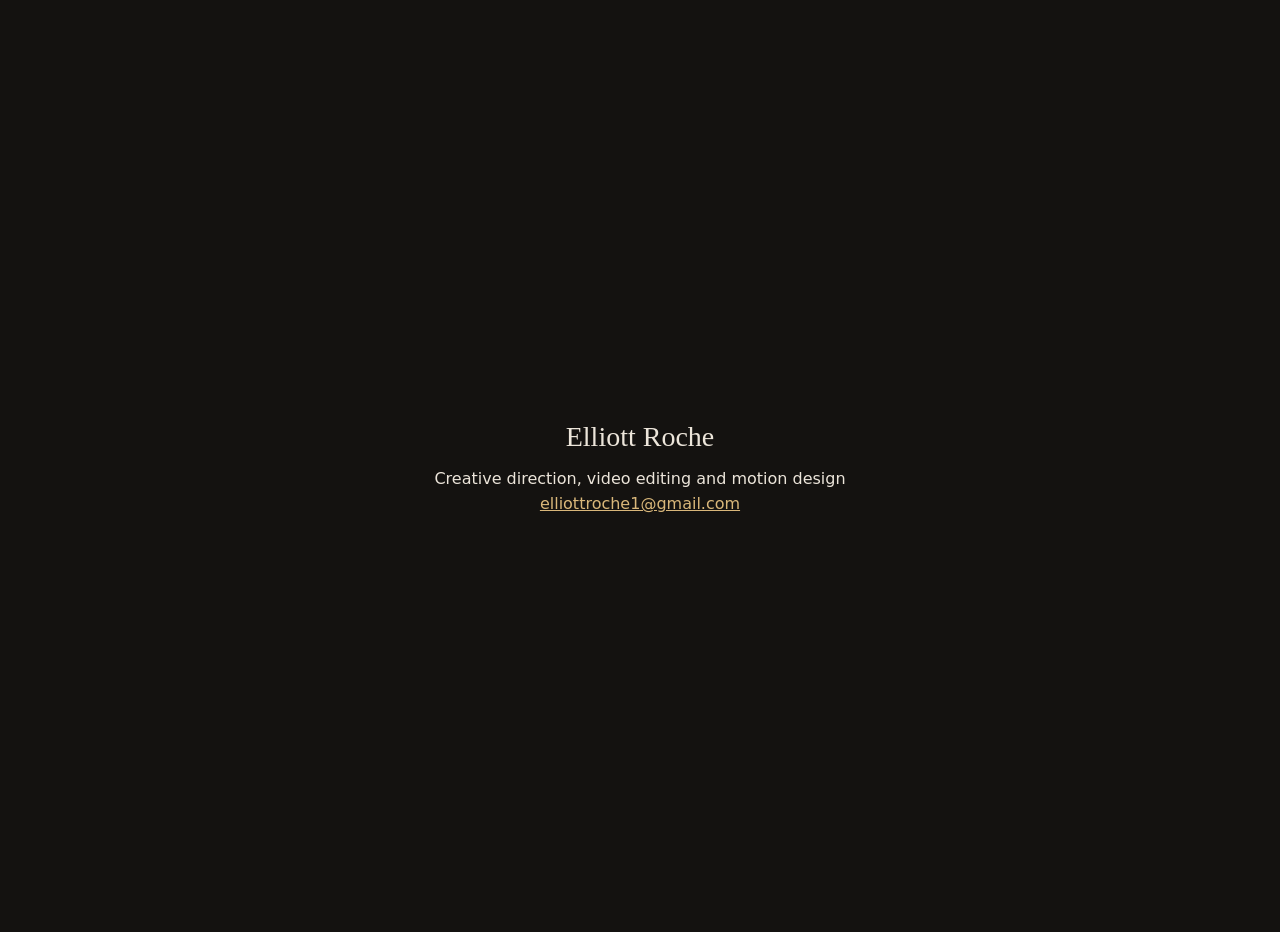
<file: index.html>
<!doctype html>
<html lang="en">
<head>
<meta charset="utf-8">
<meta name="viewport" content="width=device-width,initial-scale=1">
<title>Elliott Roche · Creative direction, video editing and motion design</title>
<style>
body{margin:0;min-height:100vh;display:grid;place-items:center;background:#141210;color:#ece5da;font:16px/1.6 "IBM Plex Sans",system-ui,-apple-system,sans-serif;padding:16px}
p{margin:0;text-align:center}
b{font-family:"EB Garamond",Georgia,serif;font-weight:500;font-size:28px;display:block;margin-bottom:6px}
a{color:#d9b77a}
</style>
</head>
<body><p><b>Elliott Roche</b>Creative direction, video editing and motion design<br><a href="mailto:elliottroche1@gmail.com">elliottroche1@gmail.com</a></p></body>
</html>
</file>
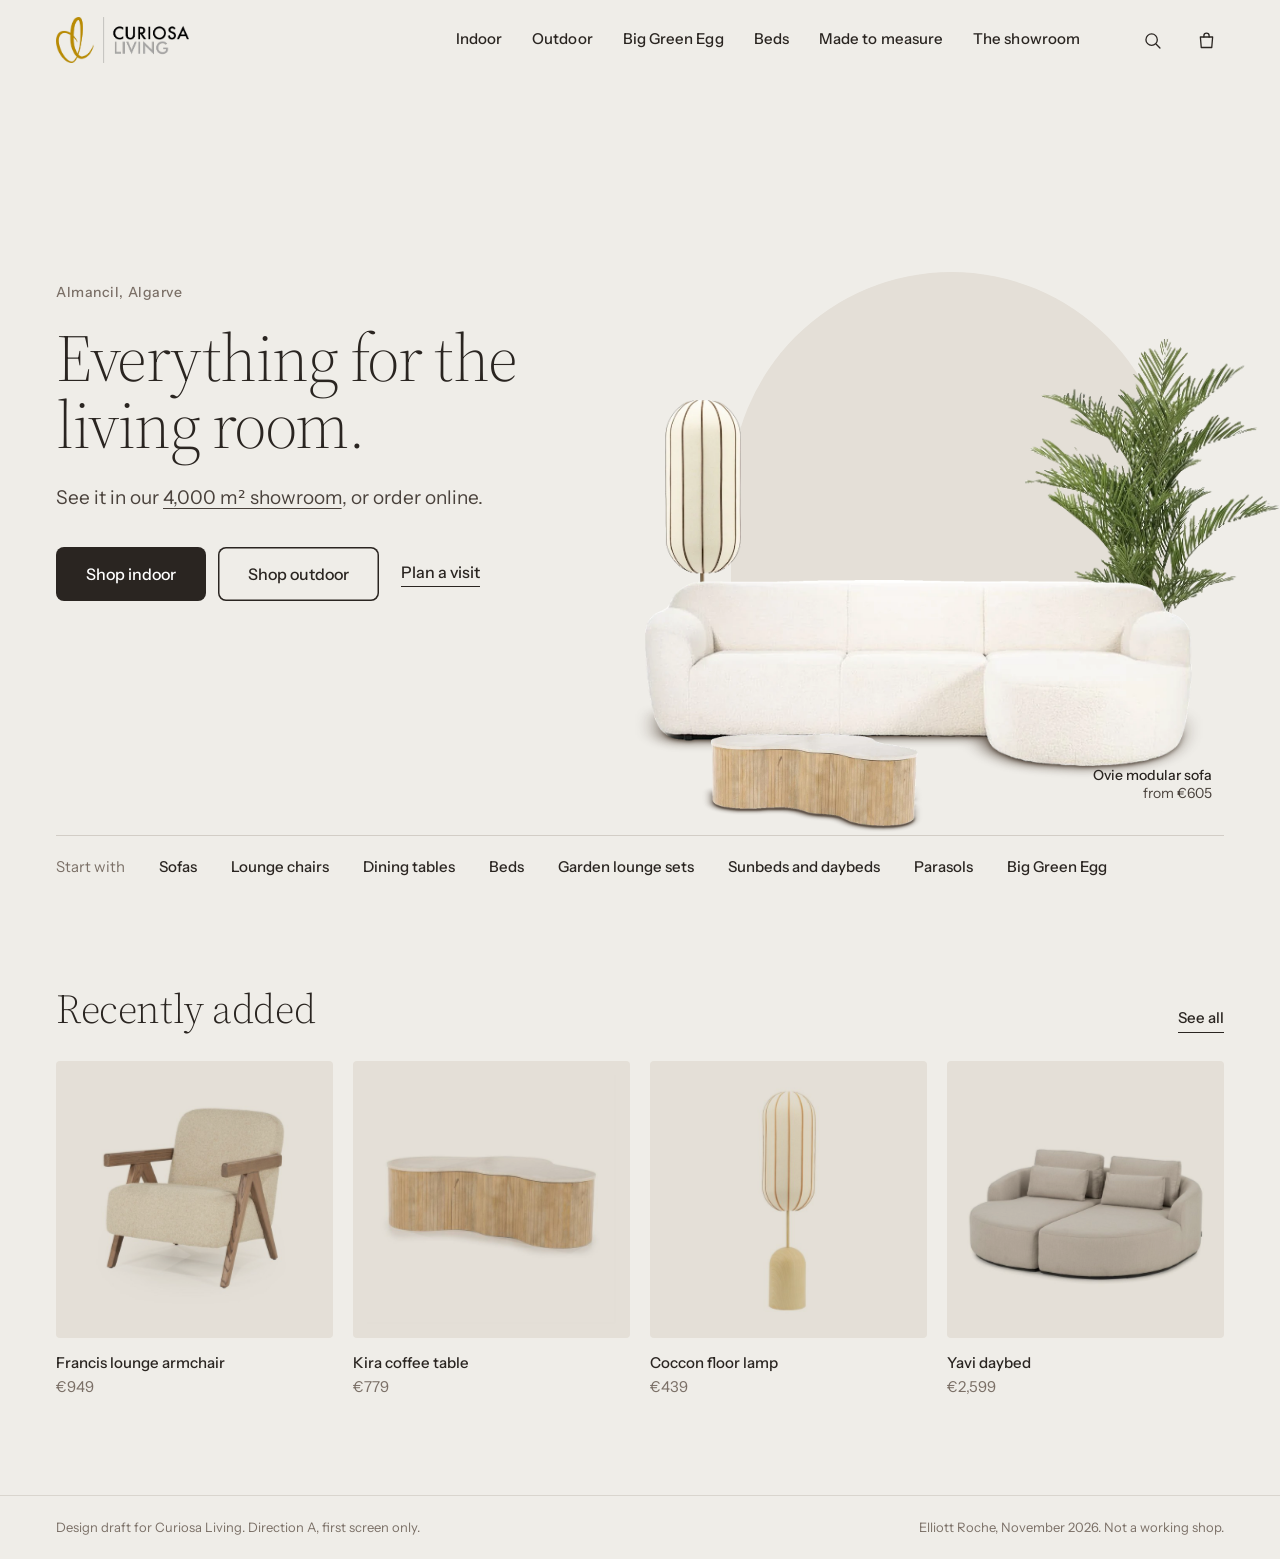
<file: CuriosaA/index.html>
<!DOCTYPE html>
<html lang="en">
<head>
<meta charset="utf-8">
<meta name="viewport" content="width=device-width, initial-scale=1">
<meta name="robots" content="noindex">
<title>Curiosa Living: design draft A</title>
<link rel="stylesheet" href="/CuriosaA/assets/base.css">
<style>
@font-face{font-family:"Source Serif 4";src:url(/CuriosaA/assets/fonts/source-serif-4.woff2) format("woff2");font-weight:200 900;font-style:normal;font-display:swap}
@font-face{font-family:"Source Serif 4";src:url(/CuriosaA/assets/fonts/source-serif-4-italic.woff2) format("woff2");font-weight:200 900;font-style:italic;font-display:swap}
:root{
  --warm:55%;
  --ground:color-mix(in srgb,#E6E2DA var(--warm),#FBFAF8);
  --tile:color-mix(in srgb,var(--ground),#6f5330 9%);
  --ink:#2A2521; --muted:#7B7067; --btn:#2A2521;
  --sans:"Instrument Sans",system-ui,sans-serif;
  --display:"Source Serif 4",Georgia,serif; --display-w:300;
  --h1:1; --pic:1;
}
.hero{min-height:calc(100svh - 80px);padding:0 var(--pad);display:grid;grid-template-columns:minmax(0,5fr) minmax(0,7fr);grid-template-rows:1fr auto;column-gap:24px}
.words{align-self:center;padding:24px 0 56px;max-width:560px}
.place{font-size:14px;font-weight:500;letter-spacing:.04em;color:var(--muted);margin:0 0 22px}
h1{margin:0;font-family:var(--display);font-weight:300;font-size:calc(clamp(39px,5.2vw,78px) * var(--h1) * var(--fit,1));line-height:1;letter-spacing:-.022em}
h1 em{font-style:italic}
.say{margin:26px 0 34px;font-size:19px;line-height:1.5;max-width:30em;color:#4a423c}
.go{display:flex;flex-wrap:wrap;gap:12px;align-items:center}
.btn{display:inline-flex;align-items:center;height:54px;padding:0 30px;border-radius:8px;background:var(--btn);color:#fff;font-size:16px;font-weight:500;transition:transform .2s}
.btn:hover{transform:translateY(-2px)}
.btn.line{background:transparent;color:var(--ink);box-shadow:inset 0 0 0 1.5px var(--ink)}
.visit{margin-left:10px;font-size:16px;font-weight:500;border-bottom:1px solid currentColor;padding-bottom:2px}

/* The still life: four real products, cut out and stood together */
.set{position:relative;align-self:end;justify-self:end;width:min(100%,calc(820px * var(--pic)));aspect-ratio:10/8.6;margin-right:calc(var(--pad) * -1 + 8px)}
.arch{position:absolute;left:19%;right:15%;top:2%;bottom:17%;background:var(--tile);border-radius:999px 999px 0 0}
.set a{position:absolute;display:block}
.set img{width:100%;height:auto;position:relative}
.set a .sh{position:absolute;background-size:100% 100%;background-repeat:no-repeat;pointer-events:none;opacity:.72}
.palm{right:-1%;bottom:21%;width:38%}
.lamp{left:9%;bottom:21%;width:11.5%}
.sofa{left:6%;bottom:12%;width:82%}
.table{left:16%;bottom:1.5%;width:31%}
.tag{position:absolute;right:9%;bottom:3%;font-size:14px;line-height:1.35;text-align:right;color:#4a423c}
.tag b{display:block;font-weight:500;color:var(--ink)}

.cats{grid-column:1/-1;display:flex;gap:34px;align-items:center;border-top:1px solid rgba(60,40,20,.16);padding:20px 0 22px;font-size:15px;font-weight:500;overflow-x:auto;white-space:nowrap;scrollbar-width:none}
.cats::-webkit-scrollbar{display:none}
.cats span{color:var(--muted);font-weight:400}
.cats a:hover{text-decoration:underline;text-underline-offset:4px}

@media (max-width:900px){
  .hero{display:block;min-height:0;padding-top:20px}
  .words{padding:8px 0 0}
  .place{font-size:13px;margin-bottom:14px}
  h1{font-size:calc(clamp(36px,10.5vw,47px) * var(--h1) * var(--fit,1))}
  .say{font-size:17px;margin:16px 0 22px}
  .btn{height:50px;padding:0 24px;font-size:15px}
  .visit{display:none}
  .set{width:calc(100% + var(--pad));margin:26px calc(var(--pad) * -1) 0 0;aspect-ratio:10/8}
  .tag{font-size:12px;right:7%}
  .cats{margin:0 calc(var(--pad) * -1);padding:16px var(--pad);gap:24px;font-size:14px}
}

/* Copy panel (added for the copy options). ?clean hides it, ?copy=8 opens on option 8,
   ?copy=F1&t=2&still shows the third title of a fading set without cycling, &hold=4&fade=1.2 sets the timing,
   &wait holds the fading until the page is sent the message 'curiosa-go'. */
.copy-btn{position:fixed;right:88px;bottom:16px;z-index:50;font:500 13px/1 var(--sans);padding:11px 16px;border-radius:999px;border:0;background:#1f1b18;color:#fff;cursor:pointer;box-shadow:0 6px 20px rgba(0,0,0,.2)}
.copy-btn b{font-weight:500;opacity:.65;margin-left:6px}
.copy-panel{position:fixed;right:16px;bottom:64px;z-index:51;width:340px;max-width:calc(100vw - 32px);max-height:min(72vh,660px);overflow:auto;background:#fff;color:#1f1b18;border-radius:14px;padding:14px 12px 12px;box-shadow:0 14px 50px rgba(0,0,0,.25);font:13px/1.35 var(--sans);display:none}
.copy-panel.open{display:block}
.copy-panel h5{margin:12px 6px 4px;font-size:11px;font-weight:600;letter-spacing:.04em;text-transform:uppercase;color:#8a8079}
.copy-panel h5:first-child{margin-top:2px}
.copy-panel button.opt{display:flex;gap:10px;width:100%;text-align:left;font:inherit;color:inherit;background:transparent;border:0;border-radius:8px;padding:7px 6px;cursor:pointer}
.copy-panel button.opt:hover{background:#f3efe9}
.copy-panel button.opt.on{background:#1f1b18;color:#fff}
.copy-panel button.opt i{flex:none;width:26px;font-style:normal;font-weight:600;opacity:.6}
.copy-panel .sl{margin:2px 6px 6px 42px}
.copy-panel .sl label{display:block;margin:8px 0 0;font-weight:500}
.copy-panel .sl label span{float:right;color:#8a8079;font-weight:400}
.copy-panel .sl input{width:100%;margin:6px 0 0;accent-color:#1f1b18}
.copy-panel small{display:block;margin:10px 6px 0;color:#8a8079}
.clean .copy-btn,.clean .copy-panel{display:none!important}
.words h1 .nb{white-space:nowrap}
/* a link in the line under the title: the same thin underline as the page's other text links */
.words .say a{text-decoration:underline;text-decoration-thickness:1px;text-underline-offset:.22em;white-space:nowrap}
.words .say a:hover{text-decoration-thickness:2px}
.words h1 .ap{margin:0 -.05em 0 -.035em}
/* Fading titles: every title sits in the same grid cell, so the tallest one reserves the space and nothing below moves. */
.words h1 .stack{display:grid}
.words h1 .stem + .stack{display:inline-grid;vertical-align:bottom}
.words h1 .stem + .stack .t{white-space:nowrap}
.words h1 .t{grid-area:1/1;align-self:end;opacity:0;will-change:opacity;transition:opacity calc(var(--fade,.9s) * .5) ease}
.words h1 .t.on{opacity:1;transition:opacity calc(var(--fade,.9s) * .6) ease calc(var(--fade,.9s) * .4)}
.words h1.snap .t{transition:none!important}
</style>
</head>
<body>

<header class="top">
  <a class="logo" href="#"><img src="/CuriosaA/assets/img/logo.png" alt="Curiosa Living"></a>
  <nav class="nav">
    <a href="#">Indoor</a><a href="#">Outdoor</a><a href="#">Big Green Egg</a><a href="#">Beds</a><a href="#">Made to measure</a><a href="#">The showroom</a>
  </nav>
  <div class="tools">
    <a href="#" aria-label="Search"><svg viewBox="0 0 24 24"><circle cx="11" cy="11" r="6.5"/><path d="M16 16l4.5 4.5"/></svg></a>
    <a href="#" aria-label="Basket"><svg viewBox="0 0 24 24"><path d="M5 8h14l-1 12H6L5 8z"/><path d="M9 8V6.5a3 3 0 016 0V8"/></svg></a>
    <a href="#" class="menu-btn" aria-label="Menu"><svg viewBox="0 0 24 24"><path d="M4 8h16M4 16h16"/></svg></a>
  </div>
</header>

<main>
<section class="hero">
  <div class="words">
    <p class="place">Almancil, Algarve</p>
    <h1>Everything <span class="nb">for the</span> living room.</h1>
    <p class="say">See it in our <a href="#">4,000 m² showroom</a>, or order online.</p>
    <div class="go">
      <a class="btn" href="#">Shop indoor</a>
      <a class="btn line" href="#">Shop outdoor</a>
      <a class="visit" href="#">Plan a visit</a>
    </div>
  </div>

  <div class="set">
    <div class="arch"></div>
    <a class="palm" href="#" title="Areca palm, 230 cm"><img src="/CuriosaA/assets/img/c34801.webp" alt="Areca palm"></a>
    <a class="lamp" href="#" title="Coccon floor lamp"><img src="/CuriosaA/assets/img/c38554.webp" alt="Coccon floor lamp"></a>
    <a class="sofa" href="#" title="Ovie modular sofa"><i class="sh" style="left:-2.333%;top:64.951%;width:104.917%;height:42.892%;background-image:url(/CuriosaA/assets/img/s34671.webp)"></i><img src="/CuriosaA/assets/img/c34671.webp" alt="Ovie modular sofa"></a>
    <a class="table" href="#" title="Kira coffee table"><i class="sh" style="left:-5.2%;top:53.846%;width:108%;height:53.394%;background-image:url(/CuriosaA/assets/img/s37394.webp)"></i><img src="/CuriosaA/assets/img/c37394.webp" alt="Kira coffee table"></a>
    <p class="tag"><b>Ovie modular sofa</b>from €605</p>
  </div>

  <nav class="cats">
    <span>Start with</span>
    <a href="#">Sofas</a><a href="#">Lounge chairs</a><a href="#">Dining tables</a><a href="#">Beds</a><a href="#">Garden lounge sets</a><a href="#">Sunbeds and daybeds</a><a href="#">Parasols</a><a href="#">Big Green Egg</a>
  </nav>
</section>

<section class="row">
  <div class="row-head"><h2>Recently added</h2><a href="#">See all</a></div>
  <div class="grid">
    <a class="card" href="#"><div class="pic"><img src="/CuriosaA/assets/img/t38187.jpg" alt=""></div><h3>Francis lounge armchair</h3><p>€949</p></a>
    <a class="card" href="#"><div class="pic"><img src="/CuriosaA/assets/img/t37394.jpg" alt=""></div><h3>Kira coffee table</h3><p>€779</p></a>
    <a class="card" href="#"><div class="pic"><img src="/CuriosaA/assets/img/t38561.jpg" alt=""></div><h3>Coccon floor lamp</h3><p>€439</p></a>
    <a class="card" href="#"><div class="pic"><img src="/CuriosaA/assets/img/t34596.jpg" alt=""></div><h3>Yavi daybed</h3><p>€2,599</p></a>
  </div>
</section>
</main>

<footer class="draft"><span>Design draft for Curiosa Living. Direction A, first screen only.</span><span>Elliott Roche, November 2026. Not a working shop.</span></footer>

<button class="tune-btn" id="tb">Tune</button>
<div class="tune" id="tp">
  <h4>Tune by eye</h4>
  <label>Headline size <span id="v1"></span><input type="range" id="h1" min="0.75" max="1.25" step="0.01" value="1"></label>
  <label>Background warmth <span id="v2"></span><input type="range" id="warm" min="0" max="100" step="1" value="55"></label>
  <label>Picture size <span id="v3"></span><input type="range" id="pic" min="0.7" max="1.2" step="0.01" value="1"></label>
  <label>Button colour</label>
  <div class="sw" id="sw">
    <button data-c="#2A2521" style="background:#2A2521" title="Ink"></button>
    <button data-c="#5F6B4C" style="background:#5F6B4C" title="Olive"></button>
    <button data-c="#B4573A" style="background:#B4573A" title="Terracotta"></button>
    <button data-c="#A87E12" style="background:#A87E12" title="Curiosa gold"></button>
  </div>
  <textarea id="out" readonly></textarea>
  <small>Copy this line to Claude to lock the settings in.</small>
</div>
<script>
(function(){
  document.documentElement.classList.add('clean');
  var r=document.documentElement.style, $=function(i){return document.getElementById(i)};
  var s={h1:1,warm:55,pic:1,btn:'#2A2521'};
  function apply(){
    r.setProperty('--h1',s.h1); r.setProperty('--warm',s.warm+'%'); r.setProperty('--pic',s.pic); r.setProperty('--btn',s.btn);
    $('v1').textContent=Math.round(s.h1*100)+'%'; $('v2').textContent=s.warm; $('v3').textContent=Math.round(s.pic*100)+'%';
    [].forEach.call($('sw').children,function(b){b.classList.toggle('on',b.dataset.c===s.btn)});
    $('out').value='A: headline '+s.h1+', warmth '+s.warm+', picture '+s.pic+', button '+s.btn+(window.copyPick?', copy '+window.copyPick:'');
  }
  ['h1','warm','pic'].forEach(function(k){$(k).addEventListener('input',function(e){s[k]=+e.target.value;apply()})});
  $('sw').addEventListener('click',function(e){if(e.target.dataset.c){s.btn=e.target.dataset.c;apply()}});
  $('tb').addEventListener('click',function(){$('tp').classList.toggle('open')});
  apply();
})();
</script>
<button class="copy-btn" id="cbtn">Copy</button>
<div class="copy-panel" id="cpanel"></div>

<script>
/* Copy panel. The words for this direction are in COPY. Left and right arrows step through the options;
   0 is the copy as drafted and 1 to 9 pick those options. */
(function(){
  var COPY=[
 {
  "id": "F2",
  "group": "Titles that fade",
  "stem": "Everything <span class=\"nb\">for the</span>",
  "fade": [
   "living room.",
   "dining room.",
   "bedroom.",
   "terrace.",
   "garden."
  ],
  "say": "See it in our <a href=\"#\">4,000 m² showroom</a>, or order online."
 }
];
  var OPEN_ON='F2';
  var r=document.documentElement.style, $=function(i){return document.getElementById(i)};
  var h=document.querySelector('.words h1'), say=document.querySelector('.words .say');
  var btn=$('cbtn'), panel=$('cpanel'), tune=$('tp'), tuneBtn=$('tb');
  var qs=location.search, m=/[?&]copy=([A-Za-z0-9]+)/.exec(qs), still=/[?&]still/.test(qs), t0=+((/[?&]t=(\d+)/.exec(qs)||[])[1]||0);
  var reduce=window.matchMedia&&matchMedia('(prefers-reduced-motion: reduce)').matches;
  var wait=/[?&]wait/.test(qs);                            // the side-by-side page starts all its copies together
  var hold=+((/[?&]hold=([0-9.]+)/.exec(qs)||[])[1]||3.2), fade=+((/[?&]fade=([0-9.]+)/.exec(qs)||[])[1]||0.9), k=0, T=[], ti=0, timer=null;
  function find(id){for(var i=0;i<COPY.length;i++) if(COPY[i].id.toLowerCase()===String(id).toLowerCase()) return i; return -1}
  function plain(s){return s.replace(/<[^>]+>/g,'')}
  function label(c){return c.label ? c.label : c.fade ? (c.stem?c.stem+' ':'')+c.fade.map(plain).join(' \u2192 ') : plain(c.h1)}

  // The list, with the timing sliders straight under the titles that fade
  var sliders='<div class="sl"><label>Each title stays <span id="vh"></span><input type="range" id="hold" min="1.5" max="7" step="0.1" value="'+hold+'"></label>'+
        '<label>Fade takes <span id="vf"></span><input type="range" id="fade" min="0.2" max="2.4" step="0.1" value="'+fade+'"></label></div>';
  var html='', g='';
  COPY.forEach(function(c,i){
    if(c.group!==g){g=c.group; html+='<h5>'+g+'</h5>'}
    html+='<button class="opt" data-k="'+i+'"><i>'+c.id+'</i><span>'+label(c)+'</span></button>';
    if(c.fade&&!(COPY[i+1]&&COPY[i+1].fade)){html+=sliders; sliders=''}
  });
  html+=sliders+'<small>Left and right arrows step through the list.</small>';
  panel.innerHTML=html;

  // Keep the headline inside the page: shrink it only when a word or the line would run off the edge.
  // With fading titles the widest one decides, so the size does not change from title to title.
  function fit(){
    r.setProperty('--fit',1);
    if(h.scrollWidth>h.clientWidth+1) r.setProperty('--fit',(h.clientWidth/h.scrollWidth*0.995).toFixed(3));
  }
  function setTitle(i){ti=i; T.forEach(function(t,j){t.classList.toggle('on',j===i)})}
  function cycle(){
    clearInterval(timer); timer=null;
    if(T.length<2||still||reduce||wait) return;           // reduced motion: the first title stays
    timer=setInterval(function(){setTitle((ti+1)%T.length)},(hold+fade)*1000);
  }
  function note(){
    var c=COPY[k];
    window.copyPick=c.id+(c.fade?', each title '+hold+' s, fade '+fade+' s':'');
    var s=$('h1'); if(s) s.dispatchEvent(new Event('input'));       // refreshes the settings line in Tune
    r.setProperty('--fade',fade+'s'); $('vh').textContent=hold+' s'; $('vf').textContent=fade+' s';
  }
  function show(i,start){
    k=i; var c=COPY[k];
    h.classList.add('snap');
    if(c.fade){
      h.innerHTML=(c.stem?'<span class="stem">'+c.stem+'</span> ':'')+'<span class="stack">'+
        c.fade.map(function(t,j){return '<span class="t"'+(j?' aria-hidden="true"':'')+'>'+t+'</span>'}).join('')+'</span>';
    } else h.innerHTML=c.h1;
    T=[].slice.call(h.querySelectorAll('.t'));
    if(T.length) setTitle(Math.min(start||0,T.length-1));
    say.innerHTML=c.say;
    [].forEach.call(panel.querySelectorAll('.opt'),function(b){b.classList.toggle('on',+b.dataset.k===k)});
    btn.innerHTML='Copy<b>'+c.id+'</b>';
    note(); fit(); cycle();
    requestAnimationFrame(function(){requestAnimationFrame(function(){h.classList.remove('snap')})});
  }

  panel.addEventListener('click',function(e){var b=e.target.closest('.opt'); if(b) show(+b.dataset.k)});
  $('hold').addEventListener('input',function(e){hold=+e.target.value; note(); cycle()});
  $('fade').addEventListener('input',function(e){fade=+e.target.value; note(); cycle()});
  btn.addEventListener('click',function(){panel.classList.toggle('open'); if(tune) tune.classList.remove('open')});
  if(tuneBtn) tuneBtn.addEventListener('click',function(){panel.classList.remove('open')});
  document.addEventListener('keydown',function(e){
    return;                                                 // the drafts have one set of words each
    if(e.key==='ArrowRight') show((k+1)%COPY.length);
    else if(e.key==='ArrowLeft') show((k+COPY.length-1)%COPY.length);
    else if(/^[0-9]$/.test(e.key)){var i=find(e.key==='0'?'Now':e.key); if(i>=0) show(i)}
  });
  window.addEventListener('resize',fit);
  if(tune){tune.addEventListener('input',function(){requestAnimationFrame(fit)}); tune.addEventListener('click',function(){requestAnimationFrame(fit)});}
  if(document.fonts&&document.fonts.ready) document.fonts.ready.then(fit);
  window.addEventListener('load',fit);
  window.addEventListener('message',function(e){if(e.data==='curiosa-go'&&wait){wait=false; cycle()}});
  var first=find(m?m[1]:OPEN_ON); show(first<0?0:first,t0);
})();
</script>
</body>
</html>
</file>
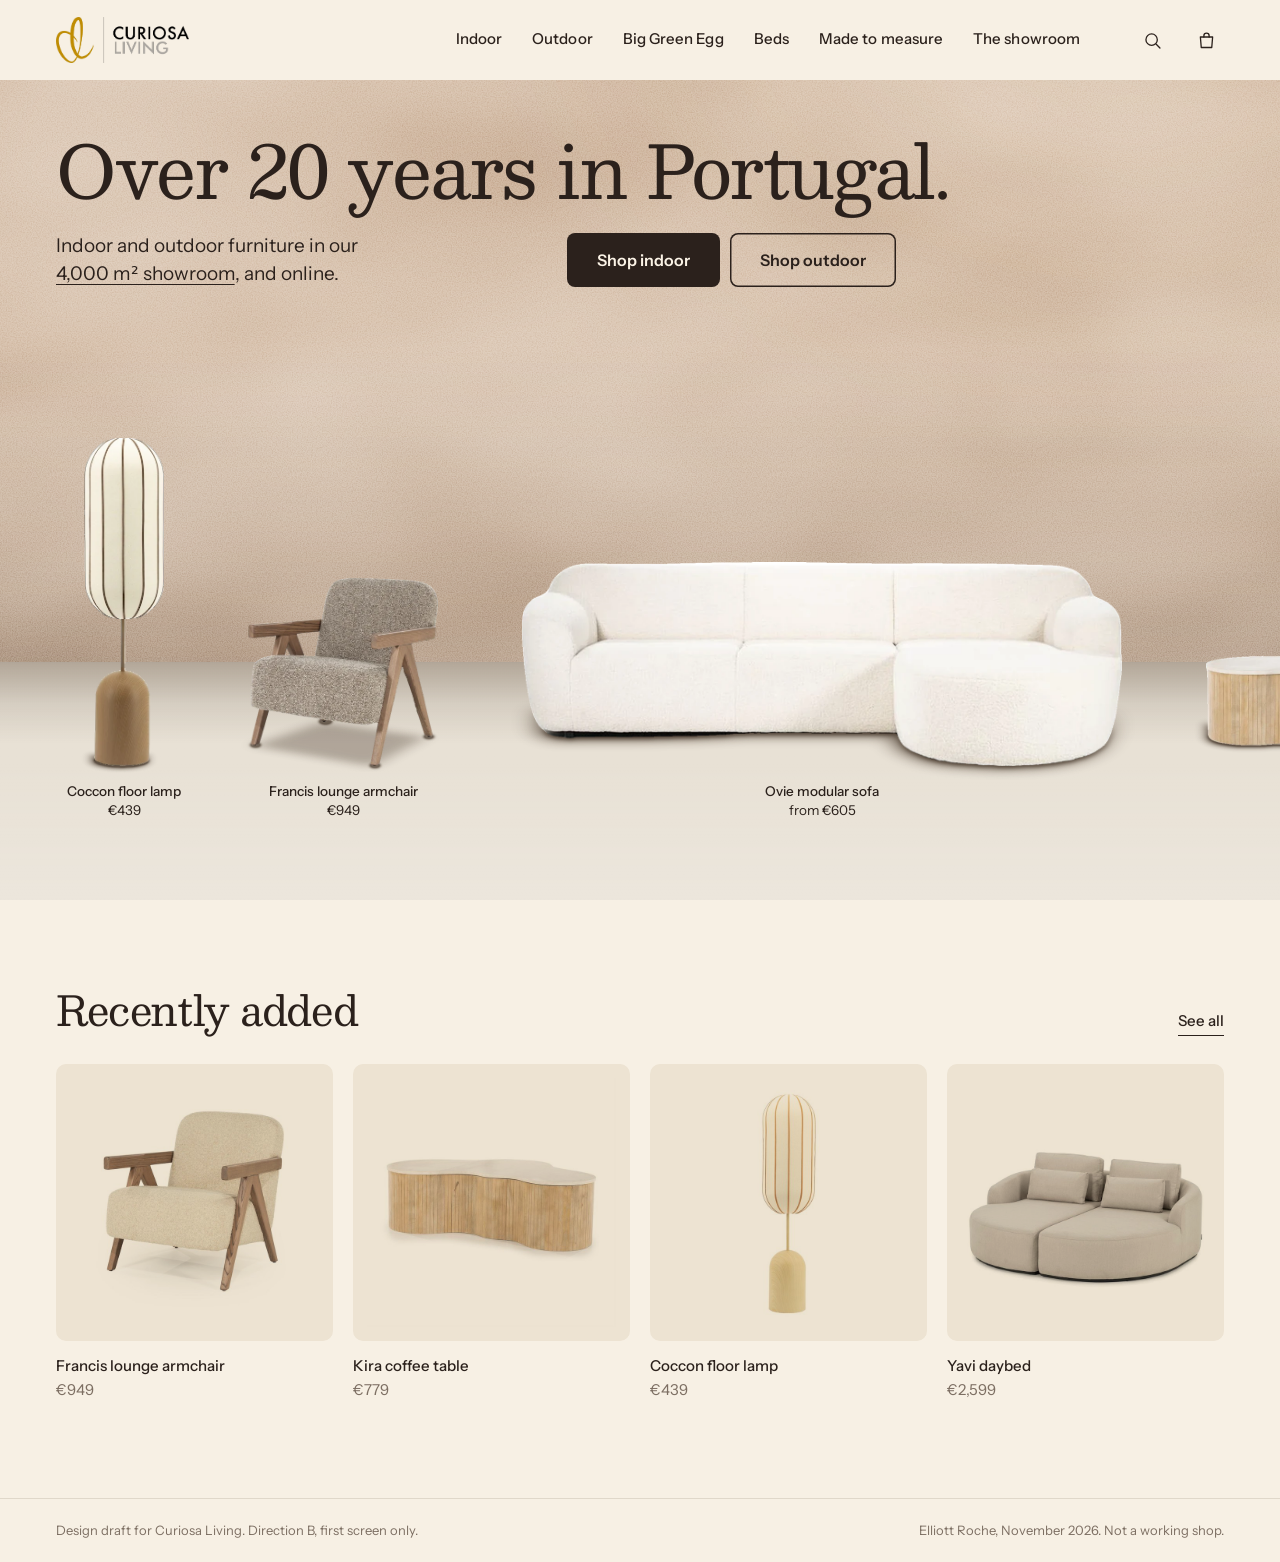
<file: CuriosaB/index.html>
<!DOCTYPE html>
<html lang="en">
<head>
<meta charset="utf-8">
<meta name="viewport" content="width=device-width, initial-scale=1">
<meta name="robots" content="noindex">
<title>Curiosa Living: design draft B</title>
<link rel="stylesheet" href="/CuriosaB/assets/base.css">
<style>
:root{
  --ground:#F7F0E4; --tile:#EDE3D2; --ink:#2B211C; --muted:#7D6F63;
  --wall:#B85C3E; --floor:#E7D7BF; --on-wall:#FBF3E6;
  --sans:"DM Sans",system-ui,sans-serif;
  --display:"Young Serif",Georgia,serif; --display-w:400;
  --h1:1; --s:1; --split:71%; --radius:10px;
  --light:0; --grain:0; --depth:0; --shs:1; --cast:0; --btn-r:999px; --label-w:600; --track:-.02em;
}
.hero{position:relative;height:calc(100svh - 80px);min-height:620px;max-height:980px;overflow:hidden;
  background:linear-gradient(var(--wall) 0,var(--wall) var(--split),color-mix(in srgb,var(--floor),#5a3a1c 14%) var(--split),var(--floor) calc(var(--split) + 5%),var(--floor) 100%)}
.words{position:relative;z-index:3;padding:52px var(--pad) 0;color:var(--on-wall);pointer-events:none}
.words a{pointer-events:auto}
h1{margin:0;font-family:var(--display);font-weight:var(--display-w);font-size:calc(clamp(44px,7.4vw,112px) * var(--h1) * var(--fit,1));line-height:var(--lh,.98);letter-spacing:var(--track);font-variation-settings:var(--fvs,normal);white-space:nowrap}
.under{display:flex;align-items:center;gap:36px;margin-top:26px;flex-wrap:wrap}
.say{margin:0;font-size:19px;line-height:1.45;max-width:25em}
.go{display:flex;gap:10px}
.btn{display:inline-flex;align-items:center;height:54px;padding:0 30px;border-radius:var(--btn-r);background:var(--on-wall);color:var(--wall);font-size:16px;font-weight:600;transition:transform .2s}
.btn:hover{transform:translateY(-2px)}
.btn.line{background:transparent;color:var(--on-wall);box-shadow:inset 0 0 0 1.5px var(--on-wall)}

/* The line-up: real products standing on the floor, drifting past */
.lineup{position:absolute;inset:0;z-index:2}
.track{position:absolute;left:0;bottom:calc(100% - var(--split) - 104px);display:flex;align-items:flex-end;gap:calc(84px * var(--s));padding-left:calc(84px * var(--s));will-change:transform;animation:drift var(--dur,200s) linear infinite}
.track:has(.piece:hover){animation-play-state:paused}
@keyframes drift{to{transform:translateX(-50%)}}
.piece{position:relative;flex:none;width:calc(var(--w) * 1px * var(--s));display:block}
.piece img{width:100%;height:auto;position:relative;transition:transform .35s cubic-bezier(.2,.7,.2,1);transform-origin:50% 100%}
.piece:hover img{transform:scale(1.04)}
.piece::before{content:"";position:absolute;left:3%;right:3%;bottom:calc(-9px * var(--s));height:calc(30px * var(--s));background:radial-gradient(closest-side,rgba(70,40,15,calc(.34 * var(--shs))),rgba(70,40,15,0));filter:blur(3px)}
.piece.thin::before{left:-45%;right:-45%;height:calc(18px * var(--s));bottom:calc(-7px * var(--s))}
.piece span{position:absolute;top:100%;left:50%;transform:translateX(-50%);margin-top:16px;white-space:nowrap;text-align:center;font-size:13.5px;line-height:1.35;color:var(--ink)}
.piece span b{display:block;font-weight:var(--label-w)}
@media (prefers-reduced-motion:reduce){.track{animation:none}}

@media (max-width:900px){
  :root{--s:.6;--split:76%}
  .hero{height:min(calc(100svh - 64px),700px);min-height:560px}
  .words{padding-top:30px}
  h1{white-space:normal;line-height:1.02;font-size:calc(clamp(50px,15vw,66px) * var(--h1) * var(--fit,1))}
  .under{display:block;margin-top:16px}
  .say{font-size:17px}
  .go{margin-top:20px}
  .btn{height:50px;padding:0 22px;font-size:15px}
  .track{bottom:calc(100% - var(--split) - 70px);padding-left:46px}
  .piece span{font-size:12px;margin-top:11px}
}


/* Looks (added 12 Nov 2026). Each lever is a number from Tune; at 0 the page is B as drawn. */
@font-face{font-family:"Besley";src:url(/CuriosaB/assets/fonts/besley.woff2) format("woff2");font-weight:400 900;font-style:normal;font-display:swap}
.fx{position:absolute;left:0;right:0;pointer-events:none}
.fx-wall{top:0;height:var(--split);background:
  radial-gradient(80% 130% at 88% -18%,rgba(255,240,214,calc(.15 * var(--light))),rgba(255,240,214,0) 66%),      /* light from the top right, where the wall is empty: the words stay on the darker side */
  linear-gradient(180deg,rgba(38,20,8,0) 46%,rgba(38,20,8,calc(.17 * var(--light))) 100%),
  radial-gradient(135% 115% at 50% 30%,rgba(38,20,8,0) 56%,rgba(38,20,8,calc(.15 * var(--light))) 100%)}
.fx-wall::before,.fx-wall::after{content:"";position:absolute;inset:0;mix-blend-mode:soft-light}
.fx-wall::before{background:url("data:image/svg+xml,%3Csvg xmlns='http://www.w3.org/2000/svg' width='1600' height='900'%3E%3Cfilter id='a' x='0' y='0' width='100%25' height='100%25' color-interpolation-filters='sRGB'%3E%3CfeTurbulence type='fractalNoise' baseFrequency='.0022 .0042' numOctaves='3' seed='11' stitchTiles='stitch'/%3E%3CfeColorMatrix values='1.25 0 0 0 -0.125  1.25 0 0 0 -0.125  1.25 0 0 0 -0.125  0 0 0 0 1'/%3E%3C/filter%3E%3Crect width='100%25' height='100%25' filter='url(%23a)'/%3E%3C/svg%3E") 0 0/1600px 900px;opacity:calc(.42 * var(--grain))}      /* a fixed size, so a phone shows a piece of the same wall, not a shrunken one */
.fx-wall::after{background:url("data:image/svg+xml,%3Csvg xmlns='http://www.w3.org/2000/svg' width='240' height='240'%3E%3Cfilter id='a' x='0' y='0' width='100%25' height='100%25' color-interpolation-filters='sRGB'%3E%3CfeTurbulence type='fractalNoise' baseFrequency='.8' numOctaves='2' seed='3' stitchTiles='stitch'/%3E%3CfeColorMatrix values='1.3 0 0 0 -0.15  1.3 0 0 0 -0.15  1.3 0 0 0 -0.15  0 0 0 0 1'/%3E%3C/filter%3E%3Crect width='100%25' height='100%25' filter='url(%23a)'/%3E%3C/svg%3E");opacity:calc(.3 * var(--grain))}
.fx-floor{top:var(--split);bottom:0;border-top:1px solid rgba(38,22,8,calc(.3 * var(--depth)));background:
  linear-gradient(180deg,rgba(38,22,8,calc(.24 * var(--depth))) 0,rgba(38,22,8,0) 34%),
  linear-gradient(180deg,rgba(255,255,255,0) 42%,rgba(255,255,255,calc(.22 * var(--depth))) 100%)}
/* Shadows. "Follows the base" uses a picture per piece, made from its own outline by make_shadows.py, so the shadow sits
   exactly where that piece meets the floor. The two ellipse modes are the earlier tries: an ellipse sits at the bottom edge
   of the picture, and under a sofa whose long side meets the floor higher up than its chaise it leaves a gap (Elliott, 12 Nov:
   "like they are floating"). */
.piece .sh{position:absolute;display:none;background-size:100% 100%;background-repeat:no-repeat;pointer-events:none;opacity:calc(var(--shs) * .72);transition:transform .35s cubic-bezier(.2,.7,.2,1)}
.piece:hover .sh{transform:scale(1.04)}                    /* grows with the piece, from the same point, so it stays attached */
.hug .piece .sh{display:block}
.hug .piece::before{display:none}
.real .piece::before{left:5%;right:5%;bottom:calc(-5px * var(--s));height:calc(13px * var(--s));background:radial-gradient(closest-side,rgba(28,16,6,calc(.6 * var(--shs))),rgba(28,16,6,0));filter:blur(2.5px)}
.real .piece::after{content:"";position:absolute;z-index:-1;left:-10%;right:-4%;bottom:calc(-21px * var(--s));height:calc(54px * var(--s));background:radial-gradient(closest-side,rgba(28,16,6,calc(.22 * var(--shs))),rgba(28,16,6,0));filter:blur(9px)}
.real .piece.thin::before{left:-28%;right:-28%;height:calc(10px * var(--s));bottom:calc(-4px * var(--s))}
.real .piece.thin::after{left:-110%;right:-80%}
.cast .piece img{filter:drop-shadow(calc(-18px * var(--s)) calc(6px * var(--s)) calc(18px * var(--s)) rgba(30,16,6,calc(.3 * var(--cast))))}
.tune{max-height:calc(100vh - 84px);overflow:auto}
.tune .sw input[type=color]{width:30px;height:30px;padding:0;border:0;background:none;cursor:pointer}
.tune .seg{flex-wrap:wrap}

/* Copy panel (added for the copy options). ?clean hides it, ?copy=8 opens on option 8,
   ?copy=F1&t=2&still shows the third title of a fading set without cycling, &hold=4&fade=1.2 sets the timing,
   &wait holds the fading until the page is sent the message 'curiosa-go'. */
.copy-btn{position:fixed;right:88px;bottom:16px;z-index:50;font:500 13px/1 var(--sans);padding:11px 16px;border-radius:999px;border:0;background:#1f1b18;color:#fff;cursor:pointer;box-shadow:0 6px 20px rgba(0,0,0,.2)}
.copy-btn b{font-weight:500;opacity:.65;margin-left:6px}
.copy-panel{position:fixed;right:16px;bottom:64px;z-index:51;width:340px;max-width:calc(100vw - 32px);max-height:min(72vh,660px);overflow:auto;background:#fff;color:#1f1b18;border-radius:14px;padding:14px 12px 12px;box-shadow:0 14px 50px rgba(0,0,0,.25);font:13px/1.35 var(--sans);display:none}
.copy-panel.open{display:block}
.copy-panel h5{margin:12px 6px 4px;font-size:11px;font-weight:600;letter-spacing:.04em;text-transform:uppercase;color:#8a8079}
.copy-panel h5:first-child{margin-top:2px}
.copy-panel button.opt{display:flex;gap:10px;width:100%;text-align:left;font:inherit;color:inherit;background:transparent;border:0;border-radius:8px;padding:7px 6px;cursor:pointer}
.copy-panel button.opt:hover{background:#f3efe9}
.copy-panel button.opt.on{background:#1f1b18;color:#fff}
.copy-panel button.opt i{flex:none;width:26px;font-style:normal;font-weight:600;opacity:.6}
.copy-panel .sl{margin:2px 6px 6px 42px}
.copy-panel .sl label{display:block;margin:8px 0 0;font-weight:500}
.copy-panel .sl label span{float:right;color:#8a8079;font-weight:400}
.copy-panel .sl input{width:100%;margin:6px 0 0;accent-color:#1f1b18}
.copy-panel small{display:block;margin:10px 6px 0;color:#8a8079}
.clean .copy-btn,.clean .copy-panel{display:none!important}
.words h1 .nb{white-space:nowrap}
/* a link in the line under the title: the same thin underline as the page's other text links */
.words .say a{text-decoration:underline;text-decoration-thickness:1px;text-underline-offset:.22em;white-space:nowrap}
.words .say a:hover{text-decoration-thickness:2px}
.words h1 .ap{margin:0 -.05em 0 -.035em}
/* Fading titles: every title sits in the same grid cell, so the tallest one reserves the space and nothing below moves. */
.words h1 .stack{display:grid}
.words h1 .stem + .stack{display:inline-grid;vertical-align:bottom}
.words h1 .stem + .stack .t{white-space:nowrap}
.words h1 .t{grid-area:1/1;align-self:end;opacity:0;will-change:opacity;transition:opacity calc(var(--fade,.9s) * .5) ease}
.words h1 .t.on{opacity:1;transition:opacity calc(var(--fade,.9s) * .6) ease calc(var(--fade,.9s) * .4)}
.words h1.snap .t{transition:none!important}
</style>
</head>
<body>

<header class="top">
  <a class="logo" href="#"><img src="/CuriosaB/assets/img/logo.png" alt="Curiosa Living"></a>
  <nav class="nav">
    <a href="#">Indoor</a><a href="#">Outdoor</a><a href="#">Big Green Egg</a><a href="#">Beds</a><a href="#">Made to measure</a><a href="#">The showroom</a>
  </nav>
  <div class="tools">
    <a href="#" aria-label="Search"><svg viewBox="0 0 24 24"><circle cx="11" cy="11" r="6.5"/><path d="M16 16l4.5 4.5"/></svg></a>
    <a href="#" aria-label="Basket"><svg viewBox="0 0 24 24"><path d="M5 8h14l-1 12H6L5 8z"/><path d="M9 8V6.5a3 3 0 016 0V8"/></svg></a>
    <a href="#" class="menu-btn" aria-label="Menu"><svg viewBox="0 0 24 24"><path d="M4 8h16M4 16h16"/></svg></a>
  </div>
</header>

<main>
<section class="hero">
  <div class="words">
    <h1><span class="nb">Over 20 years</span> in Portugal.</h1>
    <div class="under">
      <p class="say">Indoor and outdoor furniture in our <a href="#">4,000 m² showroom</a>, and online.</p>
      <div class="go"><a class="btn" href="#">Shop indoor</a><a class="btn line" href="#">Shop outdoor</a></div>
    </div>
  </div>
  <div class="fx fx-wall"></div><div class="fx fx-floor"></div>
  <div class="lineup"><div class="track" id="track"></div></div>
</section>

<section class="row">
  <div class="row-head"><h2>Recently added</h2><a href="#">See all</a></div>
  <div class="grid">
    <a class="card" href="#"><div class="pic"><img src="/CuriosaB/assets/img/t38187.jpg" alt=""></div><h3>Francis lounge armchair</h3><p>€949</p></a>
    <a class="card" href="#"><div class="pic"><img src="/CuriosaB/assets/img/t37394.jpg" alt=""></div><h3>Kira coffee table</h3><p>€779</p></a>
    <a class="card" href="#"><div class="pic"><img src="/CuriosaB/assets/img/t38561.jpg" alt=""></div><h3>Coccon floor lamp</h3><p>€439</p></a>
    <a class="card" href="#"><div class="pic"><img src="/CuriosaB/assets/img/t34596.jpg" alt=""></div><h3>Yavi daybed</h3><p>€2,599</p></a>
  </div>
</section>
</main>

<footer class="draft"><span>Design draft for Curiosa Living. Direction B, first screen only.</span><span>Elliott Roche, November 2026. Not a working shop.</span></footer>

<button class="tune-btn" id="tb">Tune</button>
<div class="tune" id="tp">
  <h4>Tune by eye</h4>
  <label>Look</label>
  <div class="seg" id="looks"></div>
  <label>Wall colour</label>
  <div class="sw" id="sw">
    <button data-c="#B85C3E" style="background:#B85C3E" title="Terracotta, as drawn"></button>
    <button data-c="#9C543D" style="background:#9C543D" title="Terracotta, quieter"></button>
    <button data-c="#D9C4B0" style="background:#D9C4B0" title="Limewash"></button>
    <button data-c="#F7F0E4" style="background:#F7F0E4" title="Cream, as page A"></button>
    <button data-c="#6A7350" style="background:#6A7350" title="Olive"></button>
    <button data-c="#3A332D" style="background:#3A332D" title="Charcoal"></button>
    <input type="color" id="wallc" title="Any colour">
  </div>
  <label>Floor colour</label>
  <div class="sw" id="fsw">
    <button data-c="#E7D7BF" style="background:#E7D7BF" title="As drawn"></button>
    <button data-c="#DDD1BF" style="background:#DDD1BF" title="Stone"></button>
    <button data-c="#E8E1D5" style="background:#E8E1D5" title="Pale stone"></button>
    <button data-c="#EFE6D6" style="background:#EFE6D6" title="Cream"></button>
    <input type="color" id="floorc" title="Any colour">
  </div>
  <label>Light on the wall <span id="v_light"></span><input type="range" id="light" min="0" max="1.6" step="0.05"></label>
  <label>Plaster texture <span id="v_grain"></span><input type="range" id="grain" min="0" max="1.6" step="0.05"></label>
  <label>Floor depth <span id="v_depth"></span><input type="range" id="depth" min="0" max="1.6" step="0.05"></label>
  <label>Shadows under the furniture</label>
  <div class="seg" id="shm"><button data-m="hug">Follows the base</button><button data-m="real">Ellipse</button><button data-m="soft">Soft blob</button></div>
  <label>Shadow strength <span id="v_shs"></span><input type="range" id="shs" min="0" max="1.6" step="0.05"></label>
  <label>Shadow thrown on the wall <span id="v_cast"></span><input type="range" id="cast" min="0" max="1.6" step="0.05"></label>
  <label>Headline typeface</label>
  <div class="seg" id="seg" style="flex-wrap:wrap"><button data-f="young">Young Serif</button><button data-f="fraunces">Fraunces</button><button data-f="instrument">Instrument</button><button data-f="besley">Besley</button></div>
  <label id="wghtrow">Headline weight <span id="v_wght"></span><input type="range" id="wght" min="250" max="700" step="10"></label>
  <label>Headline size <span id="v_h1"></span><input type="range" id="h1" min="0.7" max="1.4" step="0.01"></label>
  <label>Small text</label>
  <div class="seg" id="sans"><button data-t="dm">DM Sans, bold labels</button><button data-t="instrument">Instrument Sans</button></div>
  <label>Button corners <span id="v_btnr"></span><input type="range" id="btnr" min="0" max="27" step="1"></label>
  <label>Furniture size <span id="v_size"></span><input type="range" id="size" min="0.7" max="1.3" step="0.01"></label>
  <label>Drift speed <span id="v_speed"></span><input type="range" id="speed" min="0" max="80" step="1"></label>
  <textarea id="out" readonly></textarea>
  <small>Copy this line to Claude to lock the settings in.</small>
</div>

<script>
(function(){
  document.documentElement.classList.add('clean');
  var $=function(i){return document.getElementById(i)}, r=document.documentElement.style;

  // Real Curiosa products: picture, width on screen, name, price.
  var P=[
    ['c38554',80,'Coccon floor lamp','€439','thin'],
    ['c38192',190,'Francis lounge armchair','€949'],
    ['c34671',600,'Ovie modular sofa','from €605'],
    ['c37394',250,'Kira coffee table','€779'],
    ['c34801',232,'Areca palm','€939','thin'],
    ['c36426',620,'Nola dining table, 300 cm','€2,250'],
    ['c30243',195,'Maeve lounge armchair','€899'],
    ['c6031',165,'Big Green Egg XLarge','€3,299'],
    ['c33217',640,'Saint Tropez corner set','€2,499'],
    ['c35556',540,'Hawaii parasol, 4 × 4 m','€1,299','thin'],
    ['c34596',420,'Yavi daybed','€2,599'],
    ['c37983',330,'Logan lounge armchair','€699']
  ];
  var SH={"c38554":{"file":"s38554.webp","l":-5.0,"t":94.665,"w":98.75,"h":7.774},"c38192":{"file":"s38192.webp","l":-6.053,"t":72.149,"w":107.895,"h":31.83},"c34671":{"file":"s34671.webp","l":-2.333,"t":64.951,"w":104.917,"h":42.892},"c37394":{"file":"s37394.webp","l":-5.2,"t":53.846,"w":108.0,"h":53.394},"c34801":{"file":"s34801.webp","l":9.914,"t":94.34,"w":71.983,"h":9.144},"c36426":{"file":"s36426.webp","l":-7.016,"t":56.928,"w":110.887,"h":71.386},"c30243":{"file":"s30243.webp","l":-10.256,"t":86.464,"w":116.923,"h":23.204},"c6031":{"file":"s6031.webp","l":-8.485,"t":88.698,"w":113.939,"h":18.182},"c33217":{"file":"s33217.webp","l":-4.531,"t":68.451,"w":107.266,"h":38.05},"c35556":{"file":"s35556.webp","l":-1.296,"t":94.801,"w":9.444,"h":7.645},"c34596":{"file":"s34596.webp","l":-5.357,"t":63.261,"w":108.81,"h":42.174},"c37983":{"file":"s37983.webp","l":-3.939,"t":70.459,"w":98.939,"h":34.93}};      // where each piece's shadow picture sits, in % of the piece
  var t=$('track'), html='';
  for(var n=0;n<2;n++) P.forEach(function(p){
    html+='<a class="piece '+(p[4]||'')+'" href="#" style="--w:'+p[1]+'"'+(n?' aria-hidden="true" tabindex="-1"':'')+'>'+(SH[p[0]]?'<i class="sh" style="left:'+SH[p[0]].l+'%;top:'+SH[p[0]].t+'%;width:'+SH[p[0]].w+'%;height:'+SH[p[0]].h+'%;transform-origin:'+((50-SH[p[0]].l)/SH[p[0]].w*100).toFixed(2)+'% '+((100-SH[p[0]].t)/SH[p[0]].h*100).toFixed(2)+'%;background-image:url(/CuriosaB/assets/img/'+SH[p[0]].file+')"></i>':'')+'<img src="/CuriosaB/assets/img/'+p[0]+'.webp" alt="'+(n?'':p[2])+'"><span><b>'+p[2]+'</b>'+p[3]+'</span></a>';
  });
  t.innerHTML=html;

  // Looks: the same page dressed several ways. Each value is also a slider, a swatch or a button in Tune.
  var LOOKS=[{"name": "As it is", "note": "B as drawn", "wall": "#B85C3E", "floor": "#E7D7BF", "light": 0, "grain": 0, "depth": 0, "shm": "soft", "shs": 1, "cast": 0, "font": "young", "wght": 400, "h1": 1, "btnr": 27, "sans": "dm"}, {"name": "1", "note": "the same terracotta, as a real wall", "wall": "#9C543D", "floor": "#DDD1BF", "light": 1, "grain": 0.9, "depth": 0.8, "shm": "hug", "shs": 1, "cast": 0, "font": "instrument", "wght": 400, "h1": 1.14, "btnr": 8, "sans": "instrument"}, {"name": "2", "note": "pale limewash", "wall": "#D9C4B0", "floor": "#E8E1D5", "light": 0.7, "grain": 1, "depth": 0.8, "shm": "hug", "shs": 1, "cast": 0, "font": "besley", "wght": 400, "h1": 0.77, "btnr": 8, "sans": "instrument"}, {"name": "3", "note": "A’s cream page with B’s line-up", "wall": "#F7F0E4", "floor": "#EFE6D6", "light": 0.4, "grain": 0.25, "depth": 0.6, "shm": "hug", "shs": 1, "cast": 0, "font": "instrument", "wght": 400, "h1": 1.14, "btnr": 27, "sans": "instrument"}];
  var q=/[?&]look=(\d)/.exec(location.search), look=q?Math.min(+q[1],LOOKS.length-1):2;
  var s={size:1,speed:26};
  var phone=window.matchMedia('(max-width:900px)');
  var FONTS={young:['"Young Serif",Georgia,serif','normal','-.02em','.98'],        // face, its variation settings, letter spacing, line height
             fraunces:['"Fraunces",Georgia,serif','"SOFT" 0,"WONK" 0','-.025em','.98'],        // its soft and wonky forms switched off
             instrument:['"Instrument Serif",Georgia,serif','normal','-.012em','.98'],
             besley:['"Besley",Georgia,serif','normal','-.025em','1.02']};                     // a Clarendon
  var SANS={dm:'"DM Sans",system-ui,sans-serif',instrument:'"Instrument Sans",system-ui,sans-serif'};
  var RANGES=['light','grain','depth','shs','cast','wght','h1','btnr','size','speed'];
  function lum(h){var n=parseInt(h.slice(1),16),a=[n>>16&255,n>>8&255,n&255].map(function(v){v/=255;return v<=.03928?v/12.92:Math.pow((v+.055)/1.055,2.4)});return .2126*a[0]+.7152*a[1]+.0722*a[2]}
  function dur(){var half=t.scrollWidth/2; r.setProperty('--dur', s.speed>0 ? (half/s.speed)+'s' : '0s'); t.style.animationPlayState = s.speed>0 ? '' : 'paused'}
  $('looks').innerHTML=LOOKS.map(function(L,i){return '<button data-l="'+i+'" title="'+L.note+'">'+L.name+'</button>'}).join('');
  function setLook(i){
    look=i; var L=LOOKS[i];
    for(var k in L) if(k!=='name'&&k!=='note') s[k]=L[k];
    RANGES.forEach(function(k){$(k).value=s[k]});
    apply();
  }
  function apply(){
    r.setProperty('--wall',s.wall); r.setProperty('--floor',s.floor);
    var dark=lum(s.wall)<.2;                               // cream words only where cream reads better than ink (B as drawn used .42)
    r.setProperty('--on-wall',dark?'#FBF3E6':'#2B211C');
    document.querySelectorAll('.btn:not(.line)').forEach(function(b){b.style.color=dark?s.wall:'#FBF3E6'});
    ['light','grain','depth','shs','cast'].forEach(function(k){r.setProperty('--'+k,s[k])});
    document.documentElement.classList.toggle('real',s.shm==='real');
    document.documentElement.classList.toggle('hug',s.shm==='hug');
    document.documentElement.classList.toggle('cast',s.cast>0);
    var f=FONTS[s.font]; r.setProperty('--display',f[0]); r.setProperty('--fvs',f[1]); r.setProperty('--track',f[2]); r.setProperty('--lh',f[3]);
    r.setProperty('--display-w',s.font==='fraunces'?s.wght:400);
    r.setProperty('--sans',SANS[s.sans]); r.setProperty('--label-w',s.sans==='dm'?600:500);
    $('wghtrow').style.display=s.font==='fraunces'?'':'none';
    r.setProperty('--h1',phone.matches&&s.font==='instrument'?(s.h1*.92).toFixed(3):s.h1);   // Instrument is tall: a touch smaller on a phone keeps three-line titles clear of the furniture
    r.setProperty('--btn-r',s.btnr+'px');
    r.setProperty('--s',s.size*(phone.matches?.6:1));
    RANGES.forEach(function(k){$('v_'+k).textContent=(k==='h1'||k==='size')?Math.round(s[k]*100)+'%':s[k]});
    $('wallc').value=s.wall; $('floorc').value=s.floor;
    [].forEach.call($('looks').children,function(b){b.classList.toggle('on',+b.dataset.l===look)});
    [].forEach.call($('sw').children,function(b){if(b.dataset.c) b.classList.toggle('on',b.dataset.c.toLowerCase()===s.wall.toLowerCase())});
    [].forEach.call($('fsw').children,function(b){if(b.dataset.c) b.classList.toggle('on',b.dataset.c.toLowerCase()===s.floor.toLowerCase())});
    [].forEach.call($('seg').children,function(b){b.classList.toggle('on',b.dataset.f===s.font)});
    [].forEach.call($('shm').children,function(b){b.classList.toggle('on',b.dataset.m===s.shm)});
    [].forEach.call($('sans').children,function(b){b.classList.toggle('on',b.dataset.t===s.sans)});
    $('out').value='B: look '+LOOKS[look].name+', wall '+s.wall+', floor '+s.floor+', light '+s.light+', texture '+s.grain+', floor depth '+s.depth+
      ', shadows '+({hug:'follow the base',real:'ellipse',soft:'soft blob'})[s.shm]+' '+s.shs+', on the wall '+s.cast+', type '+s.font+(s.font==='fraunces'?' '+s.wght:'')+', small text '+s.sans+', headline '+s.h1+
      ', corners '+s.btnr+', furniture '+s.size+', speed '+s.speed+(window.copyPick?', copy '+window.copyPick:'');
    requestAnimationFrame(dur);
  }
  $('h1').addEventListener('input',function(e){s.h1=+e.target.value; apply()});   // the Copy panel sends this one to refresh the settings line
  $('tp').addEventListener('input',function(e){
    var id=e.target.id;
    if(id==='h1') return;
    if(RANGES.indexOf(id)>=0) s[id]=+e.target.value;
    else if(id==='wallc') s.wall=e.target.value;
    else if(id==='floorc') s.floor=e.target.value;
    else return;
    apply();
  });
  $('tp').addEventListener('click',function(e){
    var d=e.target.dataset; if(!d) return;
    if(d.l!==undefined) return setLook(+d.l);
    if(d.c){ if(e.target.parentNode.id==='fsw') s.floor=d.c; else s.wall=d.c; }
    else if(d.f) s.font=d.f;
    else if(d.m) s.shm=d.m;
    else if(d.t) s.sans=d.t;
    else return;
    apply();
  });
  $('tb').addEventListener('click',function(){$('tp').classList.toggle('open')});
  phone.addEventListener('change',apply);
  window.addEventListener('load',apply); setLook(look);
})();
</script>
<button class="copy-btn" id="cbtn">Copy</button>
<div class="copy-panel" id="cpanel"></div>

<script>
/* Copy panel. The words for this direction are in COPY. Left and right arrows step through the options;
   0 is the copy as drafted and 1 to 9 pick those options. */
(function(){
  var COPY=[
 {
  "id": "F1",
  "group": "Titles that fade",
  "fade": [
   "<span class=\"nb\">Over 20 years</span> in Portugal.",
   "Our own workshop.",
   "<span class=\"nb\">3D presentations.</span>"
  ],
  "say": "Indoor and outdoor furniture in our <a href=\"#\">4,000 m² showroom</a>, and online."
 }
];
  var OPEN_ON='F1';
  var r=document.documentElement.style, $=function(i){return document.getElementById(i)};
  var h=document.querySelector('.words h1'), say=document.querySelector('.words .say');
  var btn=$('cbtn'), panel=$('cpanel'), tune=$('tp'), tuneBtn=$('tb');
  var qs=location.search, m=/[?&]copy=([A-Za-z0-9]+)/.exec(qs), still=/[?&]still/.test(qs), t0=+((/[?&]t=(\d+)/.exec(qs)||[])[1]||0);
  var reduce=window.matchMedia&&matchMedia('(prefers-reduced-motion: reduce)').matches;
  var wait=/[?&]wait/.test(qs);                            // the side-by-side page starts all its copies together
  var hold=+((/[?&]hold=([0-9.]+)/.exec(qs)||[])[1]||3.2), fade=+((/[?&]fade=([0-9.]+)/.exec(qs)||[])[1]||0.9), k=0, T=[], ti=0, timer=null;
  function find(id){for(var i=0;i<COPY.length;i++) if(COPY[i].id.toLowerCase()===String(id).toLowerCase()) return i; return -1}
  function plain(s){return s.replace(/<[^>]+>/g,'')}
  function label(c){return c.fade ? (c.stem?c.stem+' ':'')+c.fade.map(plain).join(' \u2192 ') : plain(c.h1)}

  // The list, with the timing sliders straight under the titles that fade
  var sliders='<div class="sl"><label>Each title stays <span id="vh"></span><input type="range" id="hold" min="1.5" max="7" step="0.1" value="'+hold+'"></label>'+
        '<label>Fade takes <span id="vf"></span><input type="range" id="fade" min="0.2" max="2.4" step="0.1" value="'+fade+'"></label></div>';
  var html='', g='';
  COPY.forEach(function(c,i){
    if(c.group!==g){g=c.group; html+='<h5>'+g+'</h5>'}
    html+='<button class="opt" data-k="'+i+'"><i>'+c.id+'</i><span>'+label(c)+'</span></button>';
    if(c.fade&&!(COPY[i+1]&&COPY[i+1].fade)){html+=sliders; sliders=''}
  });
  html+=sliders+'<small>Left and right arrows step through the list.</small>';
  panel.innerHTML=html;

  // Keep the headline inside the page: shrink it only when a word or the line would run off the edge.
  // With fading titles the widest one decides, so the size does not change from title to title.
  function fit(){
    r.setProperty('--fit',1);
    if(h.scrollWidth>h.clientWidth+1) r.setProperty('--fit',(h.clientWidth/h.scrollWidth*0.995).toFixed(3));
  }
  function setTitle(i){ti=i; T.forEach(function(t,j){t.classList.toggle('on',j===i)})}
  function cycle(){
    clearInterval(timer); timer=null;
    if(T.length<2||still||reduce||wait) return;           // reduced motion: the first title stays
    timer=setInterval(function(){setTitle((ti+1)%T.length)},(hold+fade)*1000);
  }
  function note(){
    var c=COPY[k];
    window.copyPick=c.id+(c.fade?', each title '+hold+' s, fade '+fade+' s':'');
    var s=$('h1'); if(s) s.dispatchEvent(new Event('input'));       // refreshes the settings line in Tune
    r.setProperty('--fade',fade+'s'); $('vh').textContent=hold+' s'; $('vf').textContent=fade+' s';
  }
  function show(i,start){
    k=i; var c=COPY[k];
    h.classList.add('snap');
    if(c.fade){
      h.innerHTML=(c.stem?'<span class="stem">'+c.stem+'</span> ':'')+'<span class="stack">'+
        c.fade.map(function(t,j){return '<span class="t"'+(j?' aria-hidden="true"':'')+'>'+t+'</span>'}).join('')+'</span>';
    } else h.innerHTML=c.h1;
    T=[].slice.call(h.querySelectorAll('.t'));
    if(T.length) setTitle(Math.min(start||0,T.length-1));
    say.innerHTML=c.say;
    [].forEach.call(panel.querySelectorAll('.opt'),function(b){b.classList.toggle('on',+b.dataset.k===k)});
    btn.innerHTML='Copy<b>'+c.id+'</b>';
    note(); fit(); cycle();
    requestAnimationFrame(function(){requestAnimationFrame(function(){h.classList.remove('snap')})});
  }

  panel.addEventListener('click',function(e){var b=e.target.closest('.opt'); if(b) show(+b.dataset.k)});
  $('hold').addEventListener('input',function(e){hold=+e.target.value; note(); cycle()});
  $('fade').addEventListener('input',function(e){fade=+e.target.value; note(); cycle()});
  btn.addEventListener('click',function(){panel.classList.toggle('open'); if(tune) tune.classList.remove('open')});
  if(tuneBtn) tuneBtn.addEventListener('click',function(){panel.classList.remove('open')});
  document.addEventListener('keydown',function(e){
    return;                                                 // the drafts have one set of words each
    if(e.key==='ArrowRight') show((k+1)%COPY.length);
    else if(e.key==='ArrowLeft') show((k+COPY.length-1)%COPY.length);
    else if(/^[0-9]$/.test(e.key)){var i=find(e.key==='0'?'Now':e.key); if(i>=0) show(i)}
  });
  window.addEventListener('resize',fit);
  if(tune){tune.addEventListener('input',function(){requestAnimationFrame(fit)}); tune.addEventListener('click',function(){requestAnimationFrame(fit)});}
  if(document.fonts&&document.fonts.ready) document.fonts.ready.then(fit);
  window.addEventListener('load',fit);
  window.addEventListener('message',function(e){if(e.data==='curiosa-go'&&wait){wait=false; cycle()}});
  var first=find(m?m[1]:OPEN_ON); show(first<0?0:first,t0);
})();
</script>
</body>
</html>
</file>
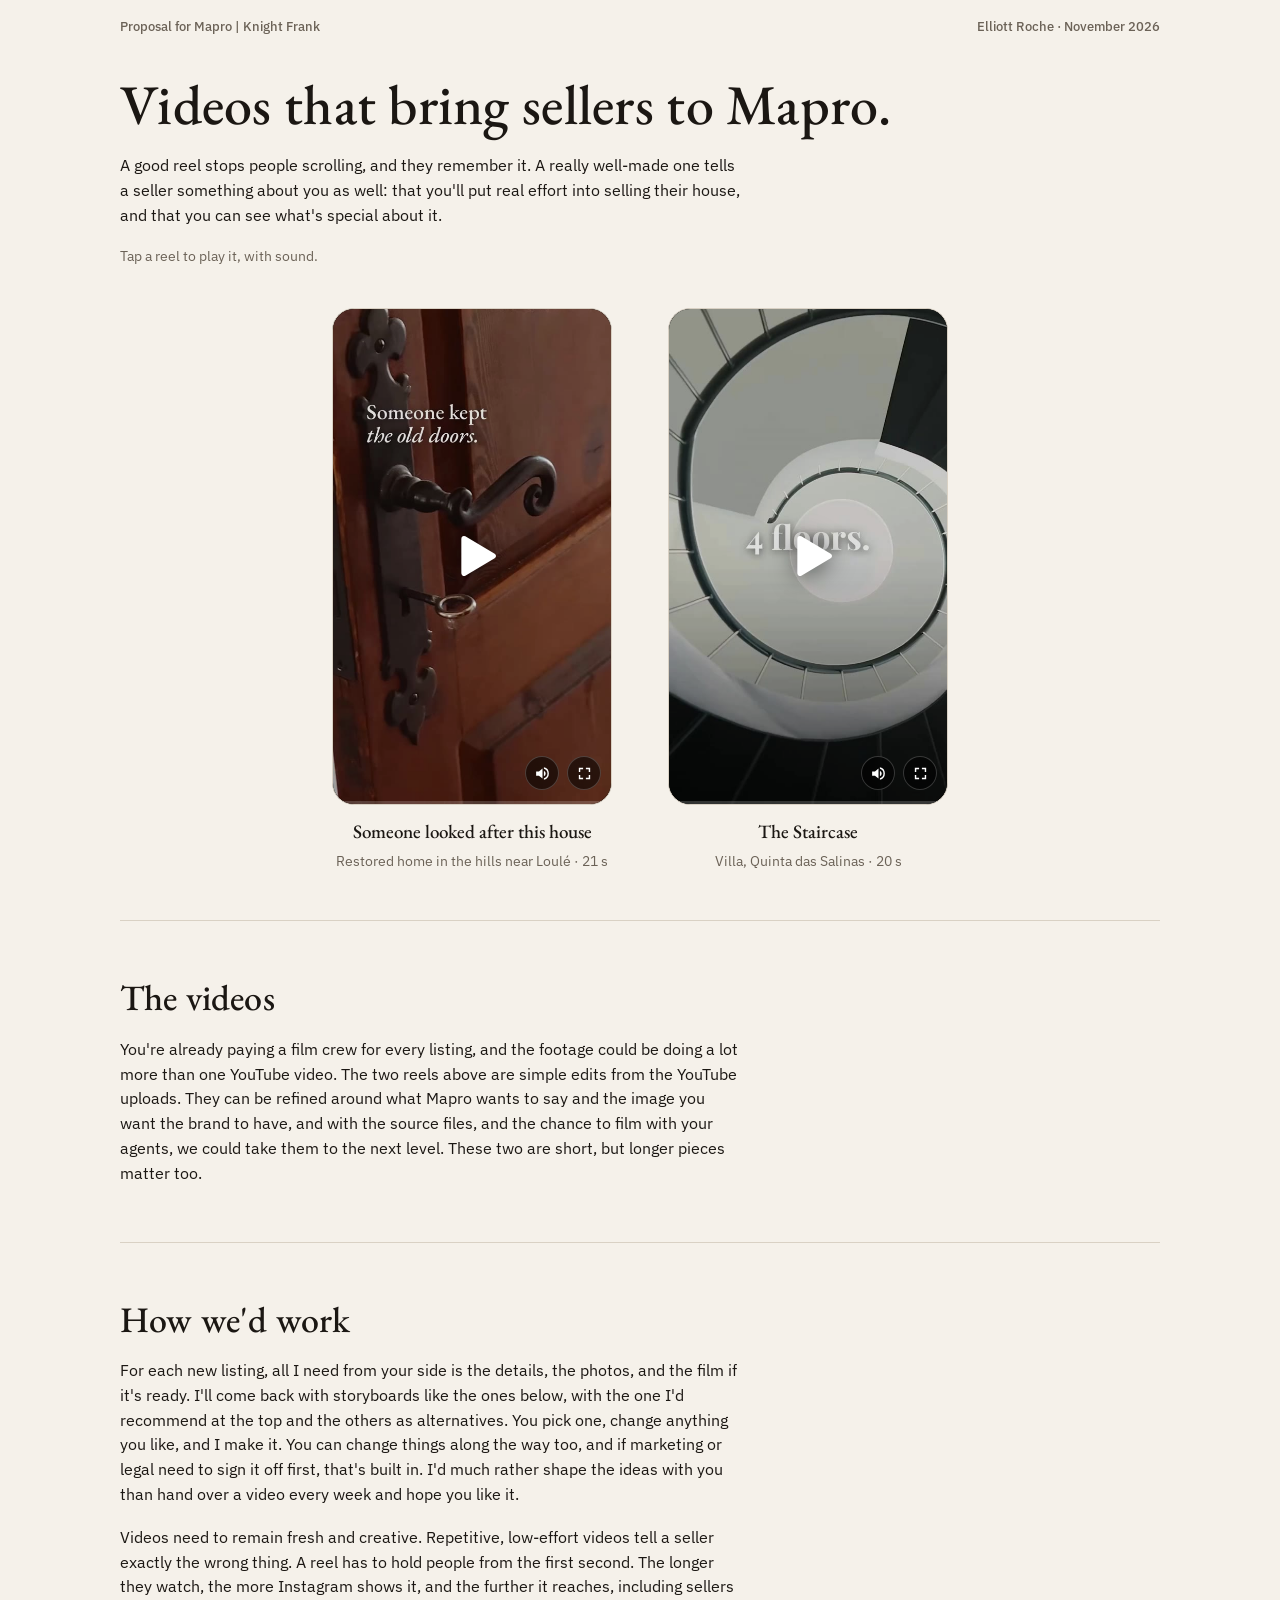
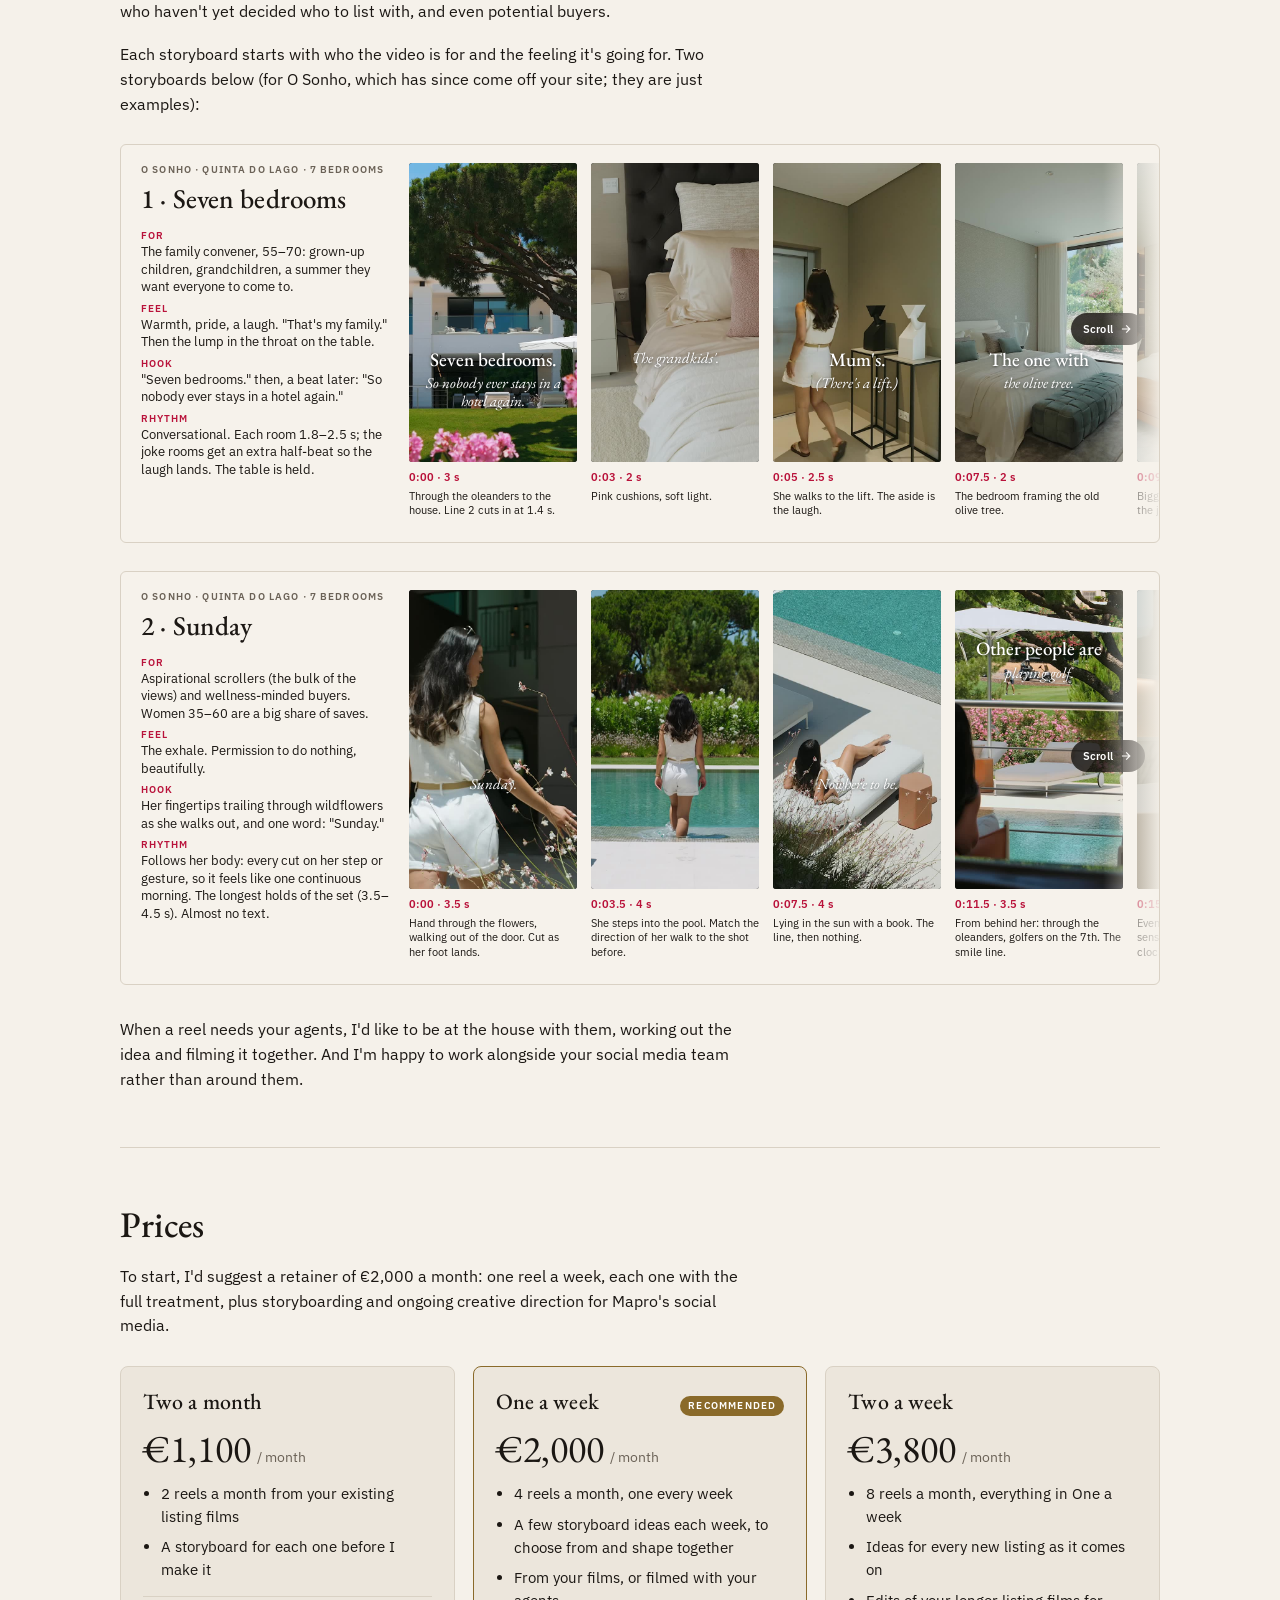
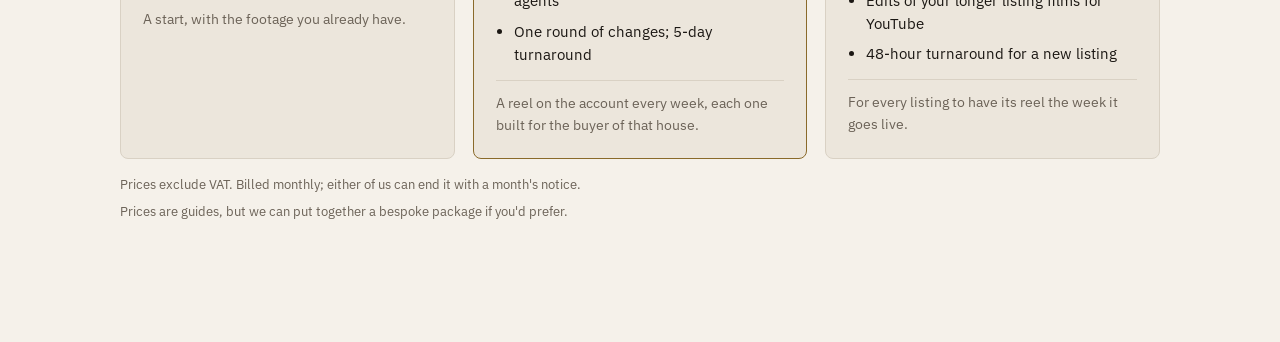
<file: mapro/index.html>
<!doctype html>
<html lang="en">
<head>
<meta charset="utf-8">
<meta name="viewport" content="width=device-width,initial-scale=1,viewport-fit=cover">
<meta name="robots" content="noindex">
<title>Mapro Reels Proposal</title>
<link rel="preconnect" href="https://fonts.googleapis.com">
<link rel="stylesheet" href="https://fonts.googleapis.com/css2?family=EB+Garamond:ital,wght@0,400;0,500;1,400&family=IBM+Plex+Sans:wght@400;500;600&display=swap">
<style>
/* Layout: a dark screening room. Two phones side by side at the top, then short copy in a narrow measure, two storyboards as proof of process, three plain price columns, one line to end. */
:root{
  --bg:#141210; --bg-2:#1d1a17; --line:#2f2a25; --fg:#ece5da; --muted:#a79d90; --accent:#d9b77a; --accent-ink:#1a1408;
  --display:"EB Garamond",Georgia,"Times New Roman",serif; --body:"IBM Plex Sans",system-ui,-apple-system,sans-serif;
  color-scheme:dark;
}
@media (prefers-color-scheme:light){ :root:not([data-theme="dark"]){ --bg:#f5f1ea; --bg-2:#ece6dc; --line:#d9d1c4; --fg:#1b1713; --muted:#6b6257; --accent:#8a6a2a; --accent-ink:#fff; color-scheme:light } }
:root[data-theme="light"]{ --bg:#f5f1ea; --bg-2:#ece6dc; --line:#d9d1c4; --fg:#1b1713; --muted:#6b6257; --accent:#8a6a2a; --accent-ink:#fff; color-scheme:light }
*{box-sizing:border-box}
body{margin:0;background:var(--bg);color:var(--fg);font:16px/1.55 var(--body);padding-left:max(16px,env(safe-area-inset-left,0px));padding-right:max(16px,env(safe-area-inset-right,0px));padding-block:0 64px}
.wrap{max-width:1040px;margin:0 auto}
h1,h2,h3{font-family:var(--display);font-weight:500;letter-spacing:.005em;text-wrap:balance;margin:0}
h1{font-size:clamp(34px,6vw,56px);line-height:1.08}
h2{font-size:clamp(26px,3.6vw,36px);line-height:1.15}
h3{font-size:22px;line-height:1.2}
p{margin:0}
.measure{max-width:62ch}
.muted{color:var(--muted)}
.small{font-size:14px}
em{font-family:var(--display);font-style:italic;font-size:1.06em}
a{color:inherit}
section{padding-block:56px;border-top:1px solid var(--line)}
section.hero{border-top:0;padding-block:40px 48px}
.stack{display:grid;gap:18px}
.head{display:flex;justify-content:space-between;gap:16px;align-items:baseline;flex-wrap:wrap;padding-block:18px 0;font:500 13px var(--body);color:var(--muted)}
/* phones: smaller, well separated; one under the other on a phone */
.phones{display:flex;justify-content:center;gap:56px;flex-wrap:wrap;margin-top:40px}
.phone{display:grid;gap:12px;width:min(280px,100%);min-width:0}
@media (max-width:620px){.phones{gap:40px}.phone{width:min(260px,72vw)}}
/* the player behaves like a reel: a poster and a play button, tap to play or pause, one at a time, sound on, a thin progress line */
.screen{position:relative;aspect-ratio:9/16;max-width:100%;background:#000;border-radius:22px;overflow:hidden;border:1px solid var(--line);cursor:pointer}
.screen:focus-visible{outline:2px solid var(--accent);outline-offset:3px}
.screen video{position:absolute;inset:0;width:100%;height:100%;object-fit:cover;display:block;background:#000}
.screen video.back{visibility:hidden}
.screen:fullscreen{border-radius:0;border:0;background:#000}
.screen:fullscreen video{object-fit:contain}
.play{position:absolute;inset:0;display:grid;place-items:center;pointer-events:none;background:rgba(0,0,0,.12);transition:opacity .18s}
.play svg{width:64px;height:64px;fill:#fff;filter:drop-shadow(0 2px 12px rgba(0,0,0,.6))}
.screen.playing .play{opacity:0}
/* a ring while the video buffers, so a tap never looks dead */
.spin{position:absolute;inset:0;display:none;place-items:center;pointer-events:none}
.screen.buffering .spin{display:grid}
.spin i{width:40px;height:40px;border-radius:50%;border:3px solid rgba(255,255,255,.3);border-top-color:#fff;animation:spin .8s linear infinite}
@keyframes spin{to{transform:rotate(360deg)}}
.ctl{position:absolute;right:10px;bottom:14px;display:flex;gap:8px}
.ctl button{width:34px;height:34px;padding:0;border-radius:50%;background:rgba(0,0,0,.55);border:1px solid rgba(255,255,255,.2);color:#fff;display:grid;place-items:center;cursor:pointer;backdrop-filter:blur(6px)}
.ctl button:focus-visible{outline:2px solid var(--accent);outline-offset:2px}
.ctl svg{width:17px;height:17px;fill:#fff}
.mute .off{display:none}
.screen.muted .mute .on{display:none}
.screen.muted .mute .off{display:block}
.bar{position:absolute;left:0;right:0;bottom:0;height:3px;background:rgba(255,255,255,.18)}
.bar i{display:block;height:100%;width:0;background:#fff}
.cap{display:grid;gap:4px;text-align:center}
.cap b{font-family:var(--display);font-weight:500;font-size:19px}
.cap span{font-size:14px;color:var(--muted)}
/* storyboards: real text and 9:16 frames. The side column stays put; the frames scroll sideways.
   The board is a cream document and keeps its own colours in both themes, like a printed sheet. */
.boards{margin-top:28px;display:grid;grid-template-columns:minmax(0,1fr);gap:28px}
.sb{min-width:0;max-width:100%;--sb-bg:#f6f2eb;--sb-fg:#1c1814;--sb-muted:#6b6257;--sb-red:#b9123a;border:1px solid var(--line);border-radius:6px;background:var(--sb-bg);color:var(--sb-fg)}
.sb-inner{display:grid;grid-template-columns:250px minmax(0,1fr);gap:18px;padding:18px 0 18px 20px}
.sb-side{min-width:0;display:grid;gap:6px;align-content:start;font-family:var(--body)}
.sb-kicker{font:600 9.5px/1.4 var(--body);letter-spacing:.12em;text-transform:uppercase;color:var(--sb-muted)}
.sb-title{font-size:27px;line-height:1.05;margin:2px 0 6px;color:var(--sb-fg);text-wrap:balance}
.sb-side dl{margin:0;display:grid;gap:2px}
.sb-side dt{font:600 10px/1 var(--body);letter-spacing:.1em;text-transform:uppercase;color:var(--sb-red);margin-top:6px}
.sb-side dd{margin:0;font-size:12.5px;line-height:1.4}
.sb-stripwrap{position:relative;min-width:0}
.sb-strip{display:flex;gap:14px;align-items:flex-start;overflow-x:auto;-webkit-overflow-scrolling:touch;scrollbar-width:thin;padding:0 20px 6px 0;scroll-padding-left:0}
.sb-strip:focus-visible{outline:2px solid var(--accent);outline-offset:2px}
.sb-shot{width:168px;flex:none;display:grid;gap:5px;align-content:start}
.sb-frame{position:relative;aspect-ratio:9/16;overflow:hidden;border-radius:3px;background:#222}
.sb-frame img{position:absolute;inset:0;width:100%;height:100%;object-fit:cover;display:block}
.sb-frame .cap{position:absolute;left:10px;right:10px;margin:0;color:#fff;font-family:var(--display);font-size:15px;line-height:1.15;text-shadow:0 1px 3px rgba(0,0,0,.55),0 0 14px rgba(0,0,0,.25)}
.sb-frame .cap.low{top:62%}
.sb-frame .cap.high{top:16%}
.sb-frame .cap b{display:block;font-weight:500}
.sb-frame .cap i{display:block;font-style:italic}
.sb-frame .cap.end{top:66%}
.sb-frame .cap.end b{font-size:19px;margin-bottom:2px}
.sb-frame .cap.end small{display:block;font:600 6.5px/1.6 var(--body);letter-spacing:.08em;text-transform:uppercase}
.sb-frame .cap.end i{font-size:13px}
.sb-frame .pill{display:inline-block;margin-top:6px;font:600 6.5px/1 var(--body);letter-spacing:.02em;color:#fff;background:#d81b4a;padding:4px 7px;border-radius:999px;text-shadow:none}
.sb-tc{font:600 10.5px/1.2 var(--body);color:var(--sb-red);margin-top:4px;font-variant-numeric:tabular-nums}
.sb-note{font:400 11px/1.35 var(--body);color:var(--sb-fg)}
/* the nudge: a pill and a soft fade at the right edge of the strip until the reader scrolls it */
.sb-stripwrap::after{content:"";position:absolute;top:0;bottom:6px;right:0;width:56px;background:linear-gradient(to right,rgba(246,242,235,0),rgba(246,242,235,.92));pointer-events:none;transition:opacity .3s}
.sb-more{position:absolute;right:14px;top:150px;display:inline-flex;align-items:center;gap:6px;font:600 11px/1 var(--body);letter-spacing:.02em;color:#fff;background:rgba(28,24,20,.82);padding:9px 12px;border-radius:999px;pointer-events:none;animation:nudge 1.6s ease-in-out infinite;transition:opacity .3s}
.sb-more svg{width:14px;height:14px;fill:#fff}
@keyframes nudge{0%,100%{transform:translateX(0)}50%{transform:translateX(5px)}}
.sb.scrolled .sb-stripwrap::after,.sb.scrolled .sb-more{opacity:0}
@media (max-width:760px){
  .sb-inner{grid-template-columns:minmax(0,1fr);gap:14px;padding:16px 0 14px 16px}
  .sb-side{padding-right:16px}
  .sb-side dd{font-size:13px}
  .sb-strip{padding-right:16px}
  .sb-shot{width:150px}
  .sb-frame .cap{font-size:14px}
  .sb-more{top:132px}
}
/* tiers */
.tiers{display:grid;grid-template-columns:repeat(3,minmax(0,1fr));gap:18px;margin-top:28px}
@media (max-width:760px){.tiers{grid-template-columns:1fr}}
.tier{min-width:0;display:grid;gap:14px;align-content:start;padding:22px;border:1px solid var(--line);border-radius:8px;background:var(--bg-2)}
.tier.pick{border-color:var(--accent)}
.tier .name{display:flex;justify-content:space-between;align-items:baseline;gap:8px;flex-wrap:wrap}
.tier .tag{font:600 10px/1 var(--body);letter-spacing:.12em;text-transform:uppercase;color:var(--accent-ink);background:var(--accent);padding:5px 8px;border-radius:999px}
.price{font-family:var(--display);font-size:38px;line-height:1;font-variant-numeric:tabular-nums}
.price small{font:400 14px var(--body);color:var(--muted);margin-left:6px}
.tier ul{margin:0;padding-left:18px;display:grid;gap:7px;font-size:15px}
.tier .for{font-size:14px;color:var(--muted);border-top:1px solid var(--line);padding-top:12px}
.fine{font-size:13px;color:var(--muted);margin-top:16px}
@media (prefers-reduced-motion:reduce){*{transition:none!important}.spin i{animation:none;border-top-color:rgba(255,255,255,.3)}}
</style>
</head>
<body>

<div class="wrap">
  <div class="head"><span>Proposal for Mapro | Knight Frank</span><span>Elliott Roche · November 2026</span></div>

  <section class="hero">
    <div class="stack">
      <h1>Videos that bring sellers to Mapro.</h1>
      <p class="measure">A good reel stops people scrolling, and they remember it. A really well-made one tells a seller something about you as well: that you'll put real effort into selling their house, and that you can see what's special about it.</p>
      <p class="measure muted small">Tap a reel to play it, with sound.</p>
    </div>
    <div class="phones">
      <div class="phone">
        <div class="screen" tabindex="0" role="button" aria-label="Play">
          <video class="front" src="https://pub-209a0eda7b59424c957c4fe6a1fe8ca2.r2.dev/A1_v5_VIDEO_1_1080p.mp4" poster="/mapro/media/a1_poster.jpg" playsinline preload="auto"></video>
          <video class="back" src="https://pub-209a0eda7b59424c957c4fe6a1fe8ca2.r2.dev/A1_v5_VIDEO_1_1080p.mp4" playsinline preload="none" muted></video>
          <span class="play" aria-hidden="true"><svg viewBox="0 0 24 24"><path d="M8 5.5v13a1 1 0 0 0 1.5.87l11-6.5a1 1 0 0 0 0-1.74l-11-6.5A1 1 0 0 0 8 5.5z"/></svg></span><span class="spin" aria-hidden="true"><i></i></span>
          <div class="ctl">
            <button class="mute" type="button" aria-label="Mute"><svg class="on" viewBox="0 0 24 24"><path d="M3 9v6h4l5 4V5L7 9H3zm13.5 3a4.5 4.5 0 0 0-2.5-4.03v8.05A4.5 4.5 0 0 0 16.5 12zM14 3.23v2.06a7 7 0 0 1 0 13.42v2.06A9 9 0 0 0 14 3.23z"/></svg><svg class="off" viewBox="0 0 24 24"><path d="M3 9v6h4l5 4V5L7 9H3zm13.6 3 2.9-2.9-1.4-1.4-2.9 2.9-2.9-2.9-1.4 1.4 2.9 2.9-2.9 2.9 1.4 1.4 2.9-2.9 2.9 2.9 1.4-1.4-2.9-2.9z"/></svg></button>
            <button class="full" type="button" aria-label="Full screen"><svg viewBox="0 0 24 24"><path d="M4 4h6v2H6v4H4V4zm10 0h6v6h-2V6h-4V4zM4 14h2v4h4v2H4v-6zm14 0h2v6h-6v-2h4v-4z"/></svg></button>
          </div>
          <div class="bar"><i></i></div>
        </div>
        <div class="cap"><b>Someone looked after this house</b><span>Restored home in the hills near Loulé · 21 s</span></div>
      </div>
      <div class="phone">
        <div class="screen" tabindex="0" role="button" aria-label="Play">
          <video class="front" src="https://pub-209a0eda7b59424c957c4fe6a1fe8ca2.r2.dev/Staircase%20v6.6%20(loop)_1_1080p.mp4" poster="/mapro/media/staircase_poster.jpg" playsinline preload="auto"></video>
          <video class="back" src="https://pub-209a0eda7b59424c957c4fe6a1fe8ca2.r2.dev/Staircase%20v6.6%20(loop)_1_1080p.mp4" playsinline preload="none" muted></video>
          <span class="play" aria-hidden="true"><svg viewBox="0 0 24 24"><path d="M8 5.5v13a1 1 0 0 0 1.5.87l11-6.5a1 1 0 0 0 0-1.74l-11-6.5A1 1 0 0 0 8 5.5z"/></svg></span><span class="spin" aria-hidden="true"><i></i></span>
          <div class="ctl">
            <button class="mute" type="button" aria-label="Mute"><svg class="on" viewBox="0 0 24 24"><path d="M3 9v6h4l5 4V5L7 9H3zm13.5 3a4.5 4.5 0 0 0-2.5-4.03v8.05A4.5 4.5 0 0 0 16.5 12zM14 3.23v2.06a7 7 0 0 1 0 13.42v2.06A9 9 0 0 0 14 3.23z"/></svg><svg class="off" viewBox="0 0 24 24"><path d="M3 9v6h4l5 4V5L7 9H3zm13.6 3 2.9-2.9-1.4-1.4-2.9 2.9-2.9-2.9-1.4 1.4 2.9 2.9-2.9 2.9 1.4 1.4 2.9-2.9 2.9 2.9 1.4-1.4-2.9-2.9z"/></svg></button>
            <button class="full" type="button" aria-label="Full screen"><svg viewBox="0 0 24 24"><path d="M4 4h6v2H6v4H4V4zm10 0h6v6h-2V6h-4V4zM4 14h2v4h4v2H4v-6zm14 0h2v6h-6v-2h4v-4z"/></svg></button>
          </div>
          <div class="bar"><i></i></div>
        </div>
        <div class="cap"><b>The Staircase</b><span>Villa, Quinta das Salinas · 20 s</span></div>
      </div>
    </div>
  </section>

  <section>
    <div class="stack">
      <h2>The videos</h2>
      <p class="measure">You're already paying a film crew for every listing, and the footage could be doing a lot more than one YouTube video. The two reels above are simple edits from the YouTube uploads. They can be refined around what Mapro wants to say and the image you want the brand to have, and with the source files, and the chance to film with your agents, we could take them to the next level. These two are short, but longer pieces matter too.</p>
    </div>
  </section>

  <section>
    <div class="stack">
      <h2>How we'd work</h2>
      <p class="measure">For each new listing, all I need from your side is the details, the photos, and the film if it's ready. I'll come back with storyboards like the ones below, with the one I'd recommend at the top and the others as alternatives. You pick one, change anything you like, and I make it. You can change things along the way too, and if marketing or legal need to sign it off first, that's built in. I'd much rather shape the ideas with you than hand over a video every week and hope you like it.</p>
      <p class="measure">Videos need to remain fresh and creative. Repetitive, low-effort videos tell a seller exactly the wrong thing. A reel has to hold people from the first second. The longer they watch, the more Instagram shows it, and the further it reaches, including sellers who haven't yet decided who to list with, and even potential buyers.</p>
      <p class="measure">Each storyboard starts with who the video is for and the feeling it's going for. Two storyboards below (for O Sonho, which has since come off your site; they are just examples):</p>
    </div>
    <div class="boards">
      <div class="sb" id="board-c1">
        <div class="sb-inner">
          <div class="sb-side"><span class="sb-kicker">O Sonho · Quinta do Lago · 7 bedrooms</span><h3 class="sb-title">1 · Seven bedrooms</h3><dl><dt>For</dt><dd>The family convener, 55–70: grown-up children, grandchildren, a summer they want everyone to come to.</dd><dt>Feel</dt><dd>Warmth, pride, a laugh. "That's my family." Then the lump in the throat on the table.</dd><dt>Hook</dt><dd>"Seven bedrooms." then, a beat later: "So nobody ever stays in a hotel again."</dd><dt>Rhythm</dt><dd>Conversational. Each room 1.8–2.5 s; the joke rooms get an extra half-beat so the laugh lands. The table is held.</dd></dl></div>
          <div class="sb-stripwrap">
            <div class="sb-strip" tabindex="0" aria-label="Frames of storyboard 1 · Seven bedrooms, scrolls sideways"><div class="sb-shot"><div class="sb-frame"><img src="/mapro/media/sb/c1-1.jpg" alt="The house through pine branches, a woman on the upper terrace" loading="lazy"><p class="cap low"><b>Seven bedrooms.</b><i>So nobody ever stays in a hotel again.</i></p></div><b class="sb-tc">0:00 · 3 s</b><span class="sb-note">Through the oleanders to the house. Line 2 cuts in at 1.4 s.</span></div><div class="sb-shot"><div class="sb-frame"><img src="/mapro/media/sb/c1-2.jpg" alt="A bed with pink cushions" loading="lazy"><p class="cap low"><i>The grandkids'.</i></p></div><b class="sb-tc">0:03 · 2 s</b><span class="sb-note">Pink cushions, soft light.</span></div><div class="sb-shot"><div class="sb-frame"><img src="/mapro/media/sb/c1-3.jpg" alt="A woman walking towards the lift" loading="lazy"><p class="cap low"><b>Mum's.</b><i>(There's a lift.)</i></p></div><b class="sb-tc">0:05 · 2.5 s</b><span class="sb-note">She walks to the lift. The aside is the laugh.</span></div><div class="sb-shot"><div class="sb-frame"><img src="/mapro/media/sb/c1-4.jpg" alt="A bedroom with a window onto an olive tree" loading="lazy"><p class="cap low"><b>The one with</b><i>the olive tree.</i></p></div><b class="sb-tc">0:07.5 · 2 s</b><span class="sb-note">The bedroom framing the old olive tree.</span></div><div class="sb-shot"><div class="sb-frame"><img src="/mapro/media/sb/c1-5.jpg" alt="The largest suite" loading="lazy"><p class="cap low"><b>Your brother's.</b><i>He'll still complain.</i></p></div><b class="sb-tc">0:09.5 · 2.5 s</b><span class="sb-note">Biggest suite. Extra half-beat for the joke.</span></div><div class="sb-shot"><div class="sb-frame"><img src="/mapro/media/sb/c1-6.jpg" alt="The long dining table" loading="lazy"><p class="cap low"><b>And one table</b><i>for everyone.</i></p></div><b class="sb-tc">0:12 · 3.5 s</b><span class="sb-note">The long dining table. The turn from funny to moving: hold it.</span></div><div class="sb-shot"><div class="sb-frame"><img src="/mapro/media/sb/c1-7.jpg" alt="The house from the air, pines and the sea beyond" loading="lazy"><p class="cap high"><b>O Sonho</b><i>means "the dream".</i></p></div><b class="sb-tc">0:15.5 · 4 s</b><span class="sb-note">Drone: house, pines, the Ria Formosa and the sea beyond.</span></div><div class="sb-shot"><div class="sb-frame"><img src="/mapro/media/sb/c1-8.jpg" alt="The house from the pool, end card" loading="lazy"><p class="cap end"><b>O Sonho</b><small>7 bedrooms · on the 7th fairway</small><i>Quinta do Lago</i><span class="pill">Mapro | Knight Frank</span></p></div><b class="sb-tc">0:19.5 · 3.5 s</b><span class="sb-note">End card. Price on request, so it isn't shown.</span></div></div>
            <span class="sb-more" aria-hidden="true">Scroll <svg viewBox="0 0 24 24"><path d="M5 11h11.2l-4.6-4.6L13 5l7 7-7 7-1.4-1.4 4.6-4.6H5z"/></svg></span>
          </div>
        </div>
      </div>
      <div class="sb" id="board-c2">
        <div class="sb-inner">
          <div class="sb-side"><span class="sb-kicker">O Sonho · Quinta do Lago · 7 bedrooms</span><h3 class="sb-title">2 · Sunday</h3><dl><dt>For</dt><dd>Aspirational scrollers (the bulk of the views) and wellness-minded buyers. Women 35–60 are a big share of saves.</dd><dt>Feel</dt><dd>The exhale. Permission to do nothing, beautifully.</dd><dt>Hook</dt><dd>Her fingertips trailing through wildflowers as she walks out, and one word: "Sunday."</dd><dt>Rhythm</dt><dd>Follows her body: every cut on her step or gesture, so it feels like one continuous morning. The longest holds of the set (3.5–4.5 s). Almost no text.</dd></dl></div>
          <div class="sb-stripwrap">
            <div class="sb-strip" tabindex="0" aria-label="Frames of storyboard 2 · Sunday, scrolls sideways"><div class="sb-shot"><div class="sb-frame"><img src="/mapro/media/sb/c2-1.jpg" alt="A woman walking out, her hand through wildflowers" loading="lazy"><p class="cap low"><i>Sunday.</i></p></div><b class="sb-tc">0:00 · 3.5 s</b><span class="sb-note">Hand through the flowers, walking out of the door. Cut as her foot lands.</span></div><div class="sb-shot"><div class="sb-frame"><img src="/mapro/media/sb/c2-2.jpg" alt="She steps into the pool" loading="lazy"></div><b class="sb-tc">0:03.5 · 4 s</b><span class="sb-note">She steps into the pool. Match the direction of her walk to the shot before.</span></div><div class="sb-shot"><div class="sb-frame"><img src="/mapro/media/sb/c2-3.jpg" alt="Lying on a sun lounger by the pool" loading="lazy"><p class="cap low"><i>Nowhere to be.</i></p></div><b class="sb-tc">0:07.5 · 4 s</b><span class="sb-note">Lying in the sun with a book. The line, then nothing.</span></div><div class="sb-shot"><div class="sb-frame"><img src="/mapro/media/sb/c2-4.jpg" alt="Through the oleanders to golfers on the fairway" loading="lazy"><p class="cap high"><b>Other people are</b><i>playing golf.</i></p></div><b class="sb-tc">0:11.5 · 3.5 s</b><span class="sb-note">From behind her: through the oleanders, golfers on the 7th. The smile line.</span></div><div class="sb-shot"><div class="sb-frame"><img src="/mapro/media/sb/c2-5.jpg" alt="The bath running" loading="lazy"></div><b class="sb-tc">0:15 · 3.5 s</b><span class="sb-note">Evening: the bath running. A sense of time passing without a clock.</span></div><div class="sb-shot"><div class="sb-frame"><img src="/mapro/media/sb/c2-6.jpg" alt="The house from the garden, end card" loading="lazy"><p class="cap end"><b>O Sonho</b><i>Quinta do Lago</i><span class="pill">Mapro | Knight Frank</span></p></div><b class="sb-tc">0:18.5 · 4 s</b><span class="sb-note">Wide from the garden: she's on the balcony, small. End.</span></div></div>
            <span class="sb-more" aria-hidden="true">Scroll <svg viewBox="0 0 24 24"><path d="M5 11h11.2l-4.6-4.6L13 5l7 7-7 7-1.4-1.4 4.6-4.6H5z"/></svg></span>
          </div>
        </div>
      </div>
    </div>
    <p class="measure" style="margin-top:32px">When a reel needs your agents, I'd like to be at the house with them, working out the idea and filming it together. And I'm happy to work alongside your social media team rather than around them.</p>
  </section>

  <section>
    <div class="stack">
      <h2>Prices</h2>
      <p class="measure">To start, I'd suggest a retainer of €2,000 a month: one reel a week, each one with the full treatment, plus storyboarding and ongoing creative direction for Mapro's social media.</p>
    </div>
    <div class="tiers">
      <div class="tier">
        <div class="name"><h3>Two a month</h3></div>
        <div class="price">€1,100<small>/ month</small></div>
        <ul><li>2 reels a month from your existing listing films</li><li>A storyboard for each one before I make it</li></ul>
        <div class="for">A start, with the footage you already have.</div>
      </div>
      <div class="tier pick">
        <div class="name"><h3>One a week</h3><span class="tag">Recommended</span></div>
        <div class="price">€2,000<small>/ month</small></div>
        <ul><li>4 reels a month, one every week</li><li>A few storyboard ideas each week, to choose from and shape together</li><li>From your films, or filmed with your agents</li><li>One round of changes; 5-day turnaround</li></ul>
        <div class="for">A reel on the account every week, each one built for the buyer of that house.</div>
      </div>
      <div class="tier">
        <div class="name"><h3>Two a week</h3></div>
        <div class="price">€3,800<small>/ month</small></div>
        <ul><li>8 reels a month, everything in One a week</li><li>Ideas for every new listing as it comes on</li><li>Edits of your longer listing films for YouTube</li><li>48-hour turnaround for a new listing</li></ul>
        <div class="for">For every listing to have its reel the week it goes live.</div>
      </div>
    </div>
    <p class="fine">Prices exclude VAT. Billed monthly; either of us can end it with a month's notice.</p>
    <p class="fine" style="margin-top:6px">Prices are guides, but we can put together a bespoke package if you'd prefer.</p>
  </section>
</div>

<script>
document.querySelectorAll('.screen').forEach(s=>{
  const vids=[...s.querySelectorAll('video')]; let cur=0, muted=false, prepared=false;
  const bM=s.querySelector('.mute'), bF=s.querySelector('.full'), bar=s.querySelector('.bar i');
  const v=()=>vids[cur];
  // the play button and the spinner follow the video itself, so they can never disagree with it
  const ui=on=>{ s.classList.toggle('playing',on); s.setAttribute('aria-label',on?'Pause':'Play'); if(!on) s.classList.remove('buffering'); };
  vids.forEach(x=>{ x.loop=false;
    x.addEventListener('ended',()=>{ if(x===v()) swap(); });
    x.addEventListener('timeupdate',()=>{ if(x===v()&&x.duration) bar.style.width=(x.currentTime/x.duration*100)+'%'; });
    x.addEventListener('waiting',()=>{ if(x===v()&&!x.paused) s.classList.add('buffering'); });
    x.addEventListener('playing',()=>{ if(x===v()){ s.classList.remove('buffering'); ui(true); } });
    x.addEventListener('play',()=>{ if(x===v()) ui(true); });
    x.addEventListener('pause',()=>{ if(x===v()&&!x.ended) ui(false); });
    x.addEventListener('error',()=>{ if(x===v()) ui(false); });
    // iPhone Safari can only fullscreen the <video> itself, so the hidden second player would never be seen there:
    // inside that native fullscreen the one visible video loops on its own instead of swapping.
    x.addEventListener('webkitbeginfullscreen',()=>{ x.loop=true; });
    x.addEventListener('webkitendfullscreen',()=>{ x.loop=false; ui(!x.paused); });
  });
  // the second player is parked at frame 0; on 'ended' it starts and the two swap, so the loop has no decode gap.
  // cur changes before the old one is paused, so its pause event is ignored.
  function swap(){ const a=vids[cur], b=vids[1-cur];
    if(a.webkitDisplayingFullscreen){ a.currentTime=0; a.play().catch(()=>{}); return; }
    b.currentTime=0; b.muted=muted; const p=b.play(); if(p&&p.catch) p.catch(()=>{});
    b.classList.remove('back'); b.classList.add('front'); a.classList.remove('front'); a.classList.add('back');
    cur=1-cur; a.pause(); a.currentTime=0; }
  function setMute(m){ muted=m; vids.forEach(x=>x.muted=muted); s.classList.toggle('muted',muted); bM.setAttribute('aria-label',muted?'Unmute':'Mute'); }
  function play(){
    const x=v(); x.muted=muted;
    const p=x.play();                                   // first thing in the tap, so the gesture goes to this video
    ui(true); if(x.readyState<3) s.classList.add('buffering');
    if(p&&p.catch) p.catch(()=>{ ui(false); });         // if the browser refuses, show the play button again
    document.querySelectorAll('.screen').forEach(o=>{ if(o!==s) o.dispatchEvent(new Event('halt')); });
    if(!prepared){ prepared=true; const b=vids[1]; b.preload='auto'; try{ b.load(); }catch(e){} }   // still inside the tap, so iPhones allow it to play later
  }
  function pause(){ v().pause(); ui(false); }
  const toggle=()=>{ v().paused?play():pause(); };
  s.addEventListener('halt',()=>{ if(!v().paused) pause(); });
  s.addEventListener('click',e=>{ if(e.target.closest('button')) return; toggle(); });
  s.addEventListener('keydown',e=>{ if(e.target!==s) return; if(e.key===' '||e.key==='Enter'){ e.preventDefault(); toggle(); } });
  bM.addEventListener('click',e=>{ e.stopPropagation(); setMute(!muted); });
  function full(){ const x=v(); if(s.requestFullscreen){ s.requestFullscreen().catch(()=>{}); } else if(x.webkitEnterFullscreen){ x.webkitEnterFullscreen(); } }
  bF.addEventListener('click',e=>{ e.stopPropagation(); full(); });
});
document.querySelectorAll('.sb-strip').forEach(sc=>{ sc.addEventListener('scroll',()=>sc.closest('.sb').classList.add('scrolled'),{once:true}); });
</script>

</body>
</html>
</file>
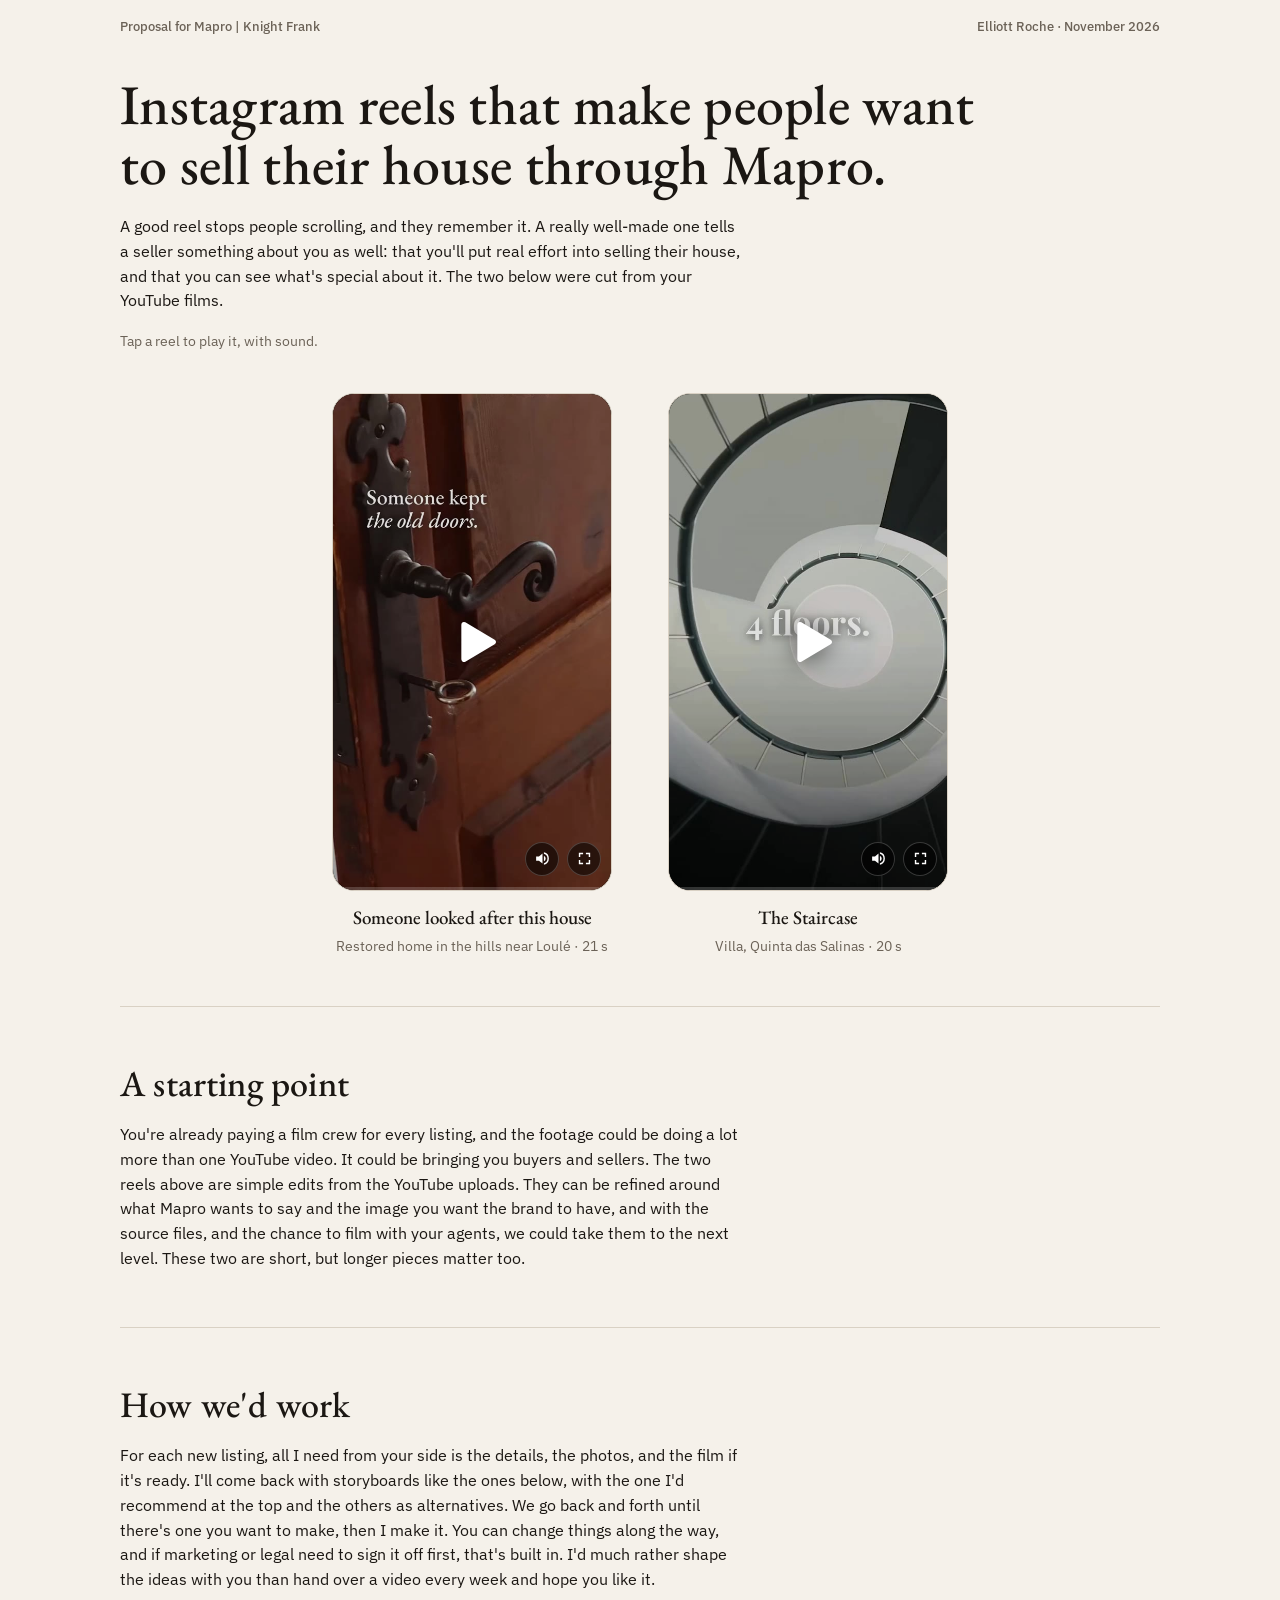
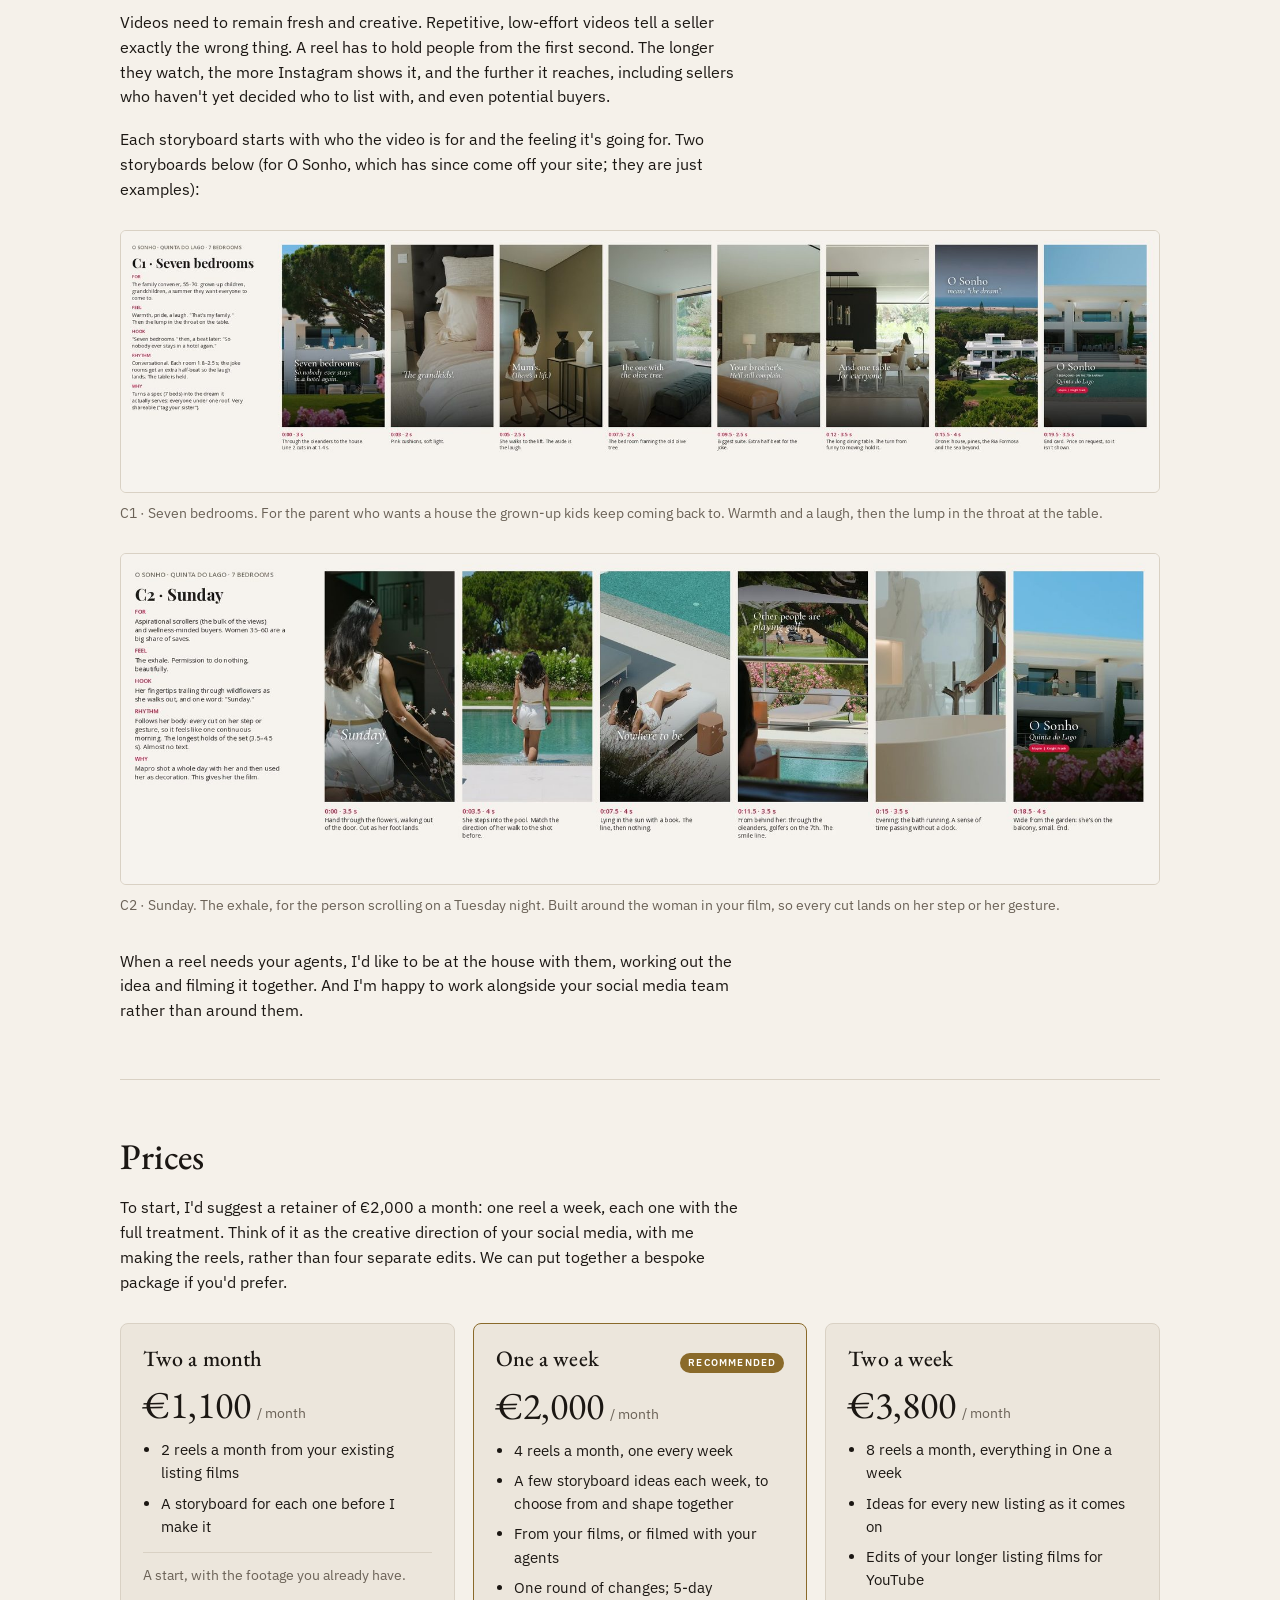
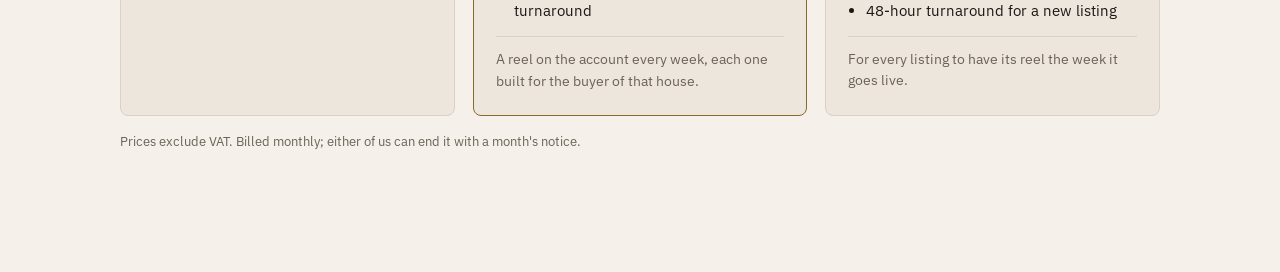
<file: mapro/mapro/index.html>
<!doctype html>
<html lang="en">
<head>
<meta charset="utf-8">
<meta name="viewport" content="width=device-width,initial-scale=1,viewport-fit=cover">
<meta name="robots" content="noindex">
<title>Mapro Reels Proposal</title>
<link rel="preconnect" href="https://fonts.googleapis.com">
<link rel="stylesheet" href="https://fonts.googleapis.com/css2?family=EB+Garamond:ital,wght@0,400;0,500;1,400&family=IBM+Plex+Sans:wght@400;500;600&display=swap">
<style>
/* Layout: a dark screening room. Two phones side by side at the top, then short copy in a narrow measure, two storyboards as proof of process, three plain price columns, one line to end. */
:root{
  --bg:#141210; --bg-2:#1d1a17; --line:#2f2a25; --fg:#ece5da; --muted:#a79d90; --accent:#d9b77a; --accent-ink:#1a1408;
  --display:"EB Garamond",Georgia,"Times New Roman",serif; --body:"IBM Plex Sans",system-ui,-apple-system,sans-serif;
  color-scheme:dark;
}
@media (prefers-color-scheme:light){ :root:not([data-theme="dark"]){ --bg:#f5f1ea; --bg-2:#ece6dc; --line:#d9d1c4; --fg:#1b1713; --muted:#6b6257; --accent:#8a6a2a; --accent-ink:#fff; color-scheme:light } }
:root[data-theme="light"]{ --bg:#f5f1ea; --bg-2:#ece6dc; --line:#d9d1c4; --fg:#1b1713; --muted:#6b6257; --accent:#8a6a2a; --accent-ink:#fff; color-scheme:light }
*{box-sizing:border-box}
body{margin:0;background:var(--bg);color:var(--fg);font:16px/1.55 var(--body);padding-left:max(16px,env(safe-area-inset-left,0px));padding-right:max(16px,env(safe-area-inset-right,0px));padding-block:0 64px}
.wrap{max-width:1040px;margin:0 auto}
h1,h2,h3{font-family:var(--display);font-weight:500;letter-spacing:.005em;text-wrap:balance;margin:0}
h1{font-size:clamp(34px,6vw,56px);line-height:1.08}
h2{font-size:clamp(26px,3.6vw,36px);line-height:1.15}
h3{font-size:22px;line-height:1.2}
p{margin:0}
.measure{max-width:62ch}
.muted{color:var(--muted)}
.small{font-size:14px}
em{font-family:var(--display);font-style:italic;font-size:1.06em}
a{color:inherit}
section{padding-block:56px;border-top:1px solid var(--line)}
section.hero{border-top:0;padding-block:40px 48px}
.stack{display:grid;gap:18px}
.head{display:flex;justify-content:space-between;gap:16px;align-items:baseline;flex-wrap:wrap;padding-block:18px 0;font:500 13px var(--body);color:var(--muted)}
/* phones: smaller, well separated; one under the other on a phone */
.phones{display:flex;justify-content:center;gap:56px;flex-wrap:wrap;margin-top:40px}
.phone{display:grid;gap:12px;width:min(280px,100%);min-width:0}
@media (max-width:620px){.phones{gap:40px}.phone{width:min(260px,72vw)}}
/* the player behaves like a reel: a poster and a play button, tap to play or pause, one at a time, sound on, a thin progress line */
.screen{position:relative;aspect-ratio:9/16;max-width:100%;background:#000;border-radius:22px;overflow:hidden;border:1px solid var(--line);cursor:pointer}
.screen:focus-visible{outline:2px solid var(--accent);outline-offset:3px}
.screen video{position:absolute;inset:0;width:100%;height:100%;object-fit:cover;display:block;background:#000}
.screen video.back{visibility:hidden}
.screen:fullscreen{border-radius:0;border:0;background:#000}
.screen:fullscreen video{object-fit:contain}
.play{position:absolute;inset:0;display:grid;place-items:center;pointer-events:none;background:rgba(0,0,0,.12);transition:opacity .18s}
.play svg{width:64px;height:64px;fill:#fff;filter:drop-shadow(0 2px 12px rgba(0,0,0,.6))}
.screen.playing .play{opacity:0}
.ctl{position:absolute;right:10px;bottom:14px;display:flex;gap:8px}
.ctl button{width:34px;height:34px;padding:0;border-radius:50%;background:rgba(0,0,0,.55);border:1px solid rgba(255,255,255,.2);color:#fff;display:grid;place-items:center;cursor:pointer;backdrop-filter:blur(6px)}
.ctl button:focus-visible{outline:2px solid var(--accent);outline-offset:2px}
.ctl svg{width:17px;height:17px;fill:#fff}
.mute .off{display:none}
.screen.muted .mute .on{display:none}
.screen.muted .mute .off{display:block}
.bar{position:absolute;left:0;right:0;bottom:0;height:3px;background:rgba(255,255,255,.18)}
.bar i{display:block;height:100%;width:0;background:#fff}
.cap{display:grid;gap:4px;text-align:center}
.cap b{font-family:var(--display);font-weight:500;font-size:19px}
.cap span{font-size:14px;color:var(--muted)}
/* storyboards */
.boards{margin-top:28px;display:grid;gap:28px}
.board{display:grid;gap:10px}
.board img{width:100%;height:auto;display:block;border-radius:6px;border:1px solid var(--line)}
.board > span{font-size:14px;color:var(--muted)}
/* tiers */
.tiers{display:grid;grid-template-columns:repeat(3,minmax(0,1fr));gap:18px;margin-top:28px}
@media (max-width:760px){.tiers{grid-template-columns:1fr}}
.tier{min-width:0;display:grid;gap:14px;align-content:start;padding:22px;border:1px solid var(--line);border-radius:8px;background:var(--bg-2)}
.tier.pick{border-color:var(--accent)}
.tier .name{display:flex;justify-content:space-between;align-items:baseline;gap:8px;flex-wrap:wrap}
.tier .tag{font:600 10px/1 var(--body);letter-spacing:.12em;text-transform:uppercase;color:var(--accent-ink);background:var(--accent);padding:5px 8px;border-radius:999px}
.price{font-family:var(--display);font-size:38px;line-height:1;font-variant-numeric:tabular-nums}
.price small{font:400 14px var(--body);color:var(--muted);margin-left:6px}
.tier ul{margin:0;padding-left:18px;display:grid;gap:7px;font-size:15px}
.tier .for{font-size:14px;color:var(--muted);border-top:1px solid var(--line);padding-top:12px}
.fine{font-size:13px;color:var(--muted);margin-top:16px}
@media (prefers-reduced-motion:reduce){*{transition:none!important}}
</style>
</head>
<body>

<div class="wrap">
  <div class="head"><span>Proposal for Mapro | Knight Frank</span><span>Elliott Roche · November 2026</span></div>

  <section class="hero">
    <div class="stack">
      <h1>Instagram reels that make people want to sell their house through Mapro.</h1>
      <p class="measure">A good reel stops people scrolling, and they remember it. A really well-made one tells a seller something about you as well: that you'll put real effort into selling their house, and that you can see what's special about it. The two below were cut from your YouTube films.</p>
      <p class="measure muted small">Tap a reel to play it, with sound.</p>
    </div>
    <div class="phones">
      <div class="phone">
        <div class="screen" tabindex="0" role="button" aria-label="Play">
          <video class="front" src="/mapro/media/a1.mp4" poster="/mapro/media/a1_poster.jpg" playsinline preload="metadata"></video>
          <video class="back" src="/mapro/media/a1.mp4" playsinline preload="none" muted></video>
          <span class="play" aria-hidden="true"><svg viewBox="0 0 24 24"><path d="M8 5.5v13a1 1 0 0 0 1.5.87l11-6.5a1 1 0 0 0 0-1.74l-11-6.5A1 1 0 0 0 8 5.5z"/></svg></span>
          <div class="ctl">
            <button class="mute" type="button" aria-label="Mute"><svg class="on" viewBox="0 0 24 24"><path d="M3 9v6h4l5 4V5L7 9H3zm13.5 3a4.5 4.5 0 0 0-2.5-4.03v8.05A4.5 4.5 0 0 0 16.5 12zM14 3.23v2.06a7 7 0 0 1 0 13.42v2.06A9 9 0 0 0 14 3.23z"/></svg><svg class="off" viewBox="0 0 24 24"><path d="M3 9v6h4l5 4V5L7 9H3zm13.6 3 2.9-2.9-1.4-1.4-2.9 2.9-2.9-2.9-1.4 1.4 2.9 2.9-2.9 2.9 1.4 1.4 2.9-2.9 2.9 2.9 1.4-1.4-2.9-2.9z"/></svg></button>
            <button class="full" type="button" aria-label="Full screen"><svg viewBox="0 0 24 24"><path d="M4 4h6v2H6v4H4V4zm10 0h6v6h-2V6h-4V4zM4 14h2v4h4v2H4v-6zm14 0h2v6h-6v-2h4v-4z"/></svg></button>
          </div>
          <div class="bar"><i></i></div>
        </div>
        <div class="cap"><b>Someone looked after this house</b><span>Restored home in the hills near Loulé · 21 s</span></div>
      </div>
      <div class="phone">
        <div class="screen" tabindex="0" role="button" aria-label="Play">
          <video class="front" src="/mapro/media/staircase.mp4" poster="/mapro/media/staircase_poster.jpg" playsinline preload="metadata"></video>
          <video class="back" src="/mapro/media/staircase.mp4" playsinline preload="none" muted></video>
          <span class="play" aria-hidden="true"><svg viewBox="0 0 24 24"><path d="M8 5.5v13a1 1 0 0 0 1.5.87l11-6.5a1 1 0 0 0 0-1.74l-11-6.5A1 1 0 0 0 8 5.5z"/></svg></span>
          <div class="ctl">
            <button class="mute" type="button" aria-label="Mute"><svg class="on" viewBox="0 0 24 24"><path d="M3 9v6h4l5 4V5L7 9H3zm13.5 3a4.5 4.5 0 0 0-2.5-4.03v8.05A4.5 4.5 0 0 0 16.5 12zM14 3.23v2.06a7 7 0 0 1 0 13.42v2.06A9 9 0 0 0 14 3.23z"/></svg><svg class="off" viewBox="0 0 24 24"><path d="M3 9v6h4l5 4V5L7 9H3zm13.6 3 2.9-2.9-1.4-1.4-2.9 2.9-2.9-2.9-1.4 1.4 2.9 2.9-2.9 2.9 1.4 1.4 2.9-2.9 2.9 2.9 1.4-1.4-2.9-2.9z"/></svg></button>
            <button class="full" type="button" aria-label="Full screen"><svg viewBox="0 0 24 24"><path d="M4 4h6v2H6v4H4V4zm10 0h6v6h-2V6h-4V4zM4 14h2v4h4v2H4v-6zm14 0h2v6h-6v-2h4v-4z"/></svg></button>
          </div>
          <div class="bar"><i></i></div>
        </div>
        <div class="cap"><b>The Staircase</b><span>Villa, Quinta das Salinas · 20 s</span></div>
      </div>
    </div>
  </section>

  <section>
    <div class="stack">
      <h2>A starting point</h2>
      <p class="measure">You're already paying a film crew for every listing, and the footage could be doing a lot more than one YouTube video. It could be bringing you buyers and sellers. The two reels above are simple edits from the YouTube uploads. They can be refined around what Mapro wants to say and the image you want the brand to have, and with the source files, and the chance to film with your agents, we could take them to the next level. These two are short, but longer pieces matter too.</p>
    </div>
  </section>

  <section>
    <div class="stack">
      <h2>How we'd work</h2>
      <p class="measure">For each new listing, all I need from your side is the details, the photos, and the film if it's ready. I'll come back with storyboards like the ones below, with the one I'd recommend at the top and the others as alternatives. We go back and forth until there's one you want to make, then I make it. You can change things along the way, and if marketing or legal need to sign it off first, that's built in. I'd much rather shape the ideas with you than hand over a video every week and hope you like it.</p>
      <p class="measure">Videos need to remain fresh and creative. Repetitive, low-effort videos tell a seller exactly the wrong thing. A reel has to hold people from the first second. The longer they watch, the more Instagram shows it, and the further it reaches, including sellers who haven't yet decided who to list with, and even potential buyers.</p>
      <p class="measure">Each storyboard starts with who the video is for and the feeling it's going for. Two storyboards below (for O Sonho, which has since come off your site; they are just examples):</p>
    </div>
    <div class="boards">
      <div class="board"><img src="/mapro/media/c1_board.jpg" alt="Storyboard C1, Seven bedrooms: the viewer, the feeling, the hook and eight frames" loading="lazy"><span>C1 · Seven bedrooms. For the parent who wants a house the grown-up kids keep coming back to. Warmth and a laugh, then the lump in the throat at the table.</span></div>
      <div class="board"><img src="/mapro/media/c2_board.jpg" alt="Storyboard C2, Sunday: the viewer, the feeling, the hook and six frames" loading="lazy"><span>C2 · Sunday. The exhale, for the person scrolling on a Tuesday night. Built around the woman in your film, so every cut lands on her step or her gesture.</span></div>
    </div>
    <p class="measure" style="margin-top:32px">When a reel needs your agents, I'd like to be at the house with them, working out the idea and filming it together. And I'm happy to work alongside your social media team rather than around them.</p>
  </section>

  <section>
    <div class="stack">
      <h2>Prices</h2>
      <p class="measure">To start, I'd suggest a retainer of €2,000 a month: one reel a week, each one with the full treatment. Think of it as the creative direction of your social media, with me making the reels, rather than four separate edits. We can put together a bespoke package if you'd prefer.</p>
    </div>
    <div class="tiers">
      <div class="tier">
        <div class="name"><h3>Two a month</h3></div>
        <div class="price">€1,100<small>/ month</small></div>
        <ul><li>2 reels a month from your existing listing films</li><li>A storyboard for each one before I make it</li></ul>
        <div class="for">A start, with the footage you already have.</div>
      </div>
      <div class="tier pick">
        <div class="name"><h3>One a week</h3><span class="tag">Recommended</span></div>
        <div class="price">€2,000<small>/ month</small></div>
        <ul><li>4 reels a month, one every week</li><li>A few storyboard ideas each week, to choose from and shape together</li><li>From your films, or filmed with your agents</li><li>One round of changes; 5-day turnaround</li></ul>
        <div class="for">A reel on the account every week, each one built for the buyer of that house.</div>
      </div>
      <div class="tier">
        <div class="name"><h3>Two a week</h3></div>
        <div class="price">€3,800<small>/ month</small></div>
        <ul><li>8 reels a month, everything in One a week</li><li>Ideas for every new listing as it comes on</li><li>Edits of your longer listing films for YouTube</li><li>48-hour turnaround for a new listing</li></ul>
        <div class="for">For every listing to have its reel the week it goes live.</div>
      </div>
    </div>
    <p class="fine">Prices exclude VAT. Billed monthly; either of us can end it with a month's notice.</p>
  </section>
</div>

<script>
document.querySelectorAll('.screen').forEach(s=>{
  const vids=[...s.querySelectorAll('video')]; let cur=0, muted=false, started=false;
  const bM=s.querySelector('.mute'), bF=s.querySelector('.full'), bar=s.querySelector('.bar i');
  const v=()=>vids[cur];
  vids.forEach(x=>{ x.loop=false; x.addEventListener('ended',swap); x.addEventListener('timeupdate',()=>{ if(x===v()&&x.duration) bar.style.width=(x.currentTime/x.duration*100)+'%'; }); });
  // the second player is parked at frame 0; on 'ended' it starts and the two swap, so the loop has no decode gap
  function swap(){ const a=vids[cur], b=vids[1-cur]; b.currentTime=0; b.muted=muted; const p=b.play(); if(p&&p.catch) p.catch(()=>{}); b.classList.remove('back'); b.classList.add('front'); a.classList.remove('front'); a.classList.add('back'); a.pause(); a.currentTime=0; cur=1-cur; }
  function setMute(m){ muted=m; vids.forEach(x=>x.muted=muted); s.classList.toggle('muted',muted); bM.setAttribute('aria-label',muted?'Unmute':'Mute'); }
  function play(){
    if(!started){ started=true; vids[1].preload='auto'; vids[1].load(); vids[1].currentTime=0; }
    document.querySelectorAll('.screen').forEach(o=>{ if(o!==s) o.dispatchEvent(new Event('halt')); });
    const x=v(); x.muted=muted; const p=x.play();
    if(p&&p.catch) p.catch(()=>{ setMute(true); x.play().catch(()=>{}); });
    s.classList.add('playing'); s.setAttribute('aria-label','Pause');
  }
  function pause(){ v().pause(); s.classList.remove('playing'); s.setAttribute('aria-label','Play'); }
  const toggle=()=>{ s.classList.contains('playing')?pause():play(); };
  s.addEventListener('halt',()=>{ if(s.classList.contains('playing')) pause(); });
  s.addEventListener('click',e=>{ if(e.target.closest('button')) return; toggle(); });
  s.addEventListener('keydown',e=>{ if(e.target!==s) return; if(e.key===' '||e.key==='Enter'){ e.preventDefault(); toggle(); } });
  bM.addEventListener('click',e=>{ e.stopPropagation(); setMute(!muted); });
  function full(){ const x=v(); if(s.requestFullscreen){ s.requestFullscreen().catch(()=>{}); } else if(x.webkitEnterFullscreen){ x.webkitEnterFullscreen(); } }
  bF.addEventListener('click',e=>{ e.stopPropagation(); full(); });
});
</script>

</body>
</html>
</file>
<file: CuriosaA/assets/base.css>
/* Shared by both directions: fonts, header, product row, draft note, tuning panel. */
@font-face{font-family:"Instrument Serif";src:url(fonts/instrument-serif.woff2) format("woff2");font-weight:400;font-style:normal;font-display:swap}
@font-face{font-family:"Instrument Serif";src:url(fonts/instrument-serif-italic.woff2) format("woff2");font-weight:400;font-style:italic;font-display:swap}
@font-face{font-family:"Instrument Sans";src:url(fonts/instrument-sans.woff2) format("woff2");font-weight:400 700;font-display:swap}
@font-face{font-family:"Young Serif";src:url(fonts/young-serif.woff2) format("woff2");font-weight:400;font-display:swap}
@font-face{font-family:"Fraunces";src:url(fonts/fraunces.woff2) format("woff2");font-weight:100 900;font-display:swap}
@font-face{font-family:"DM Sans";src:url(fonts/dm-sans.woff2) format("woff2");font-weight:100 1000;font-display:swap}

*,*::before,*::after{box-sizing:border-box}
html{-webkit-text-size-adjust:100%}
body{margin:0;background:var(--ground);color:var(--ink);font-family:var(--sans);font-size:16px;line-height:1.5;-webkit-font-smoothing:antialiased;text-rendering:optimizeLegibility}
a{color:inherit;text-decoration:none}
img{display:block;max-width:100%}
:root{--pad:56px}
@media (max-width:900px){:root{--pad:20px}}

/* Header: one line */
.top{height:80px;padding:0 var(--pad);display:flex;align-items:center;gap:40px;background:var(--ground);position:relative;z-index:5}
.logo img{height:46px;width:auto;mix-blend-mode:multiply}
.nav{display:flex;gap:30px;margin-left:auto;font-size:15px;font-weight:500;letter-spacing:.005em}
.nav a{padding:8px 0;border-bottom:1px solid transparent;transition:border-color .2s}
.nav a:hover{border-color:currentColor}
.tools{display:flex;gap:18px;align-items:center;margin-left:14px}
.tools a{display:grid;place-items:center;width:36px;height:36px;border-radius:50%}
.tools a:hover{background:rgba(60,40,20,.07)}
.tools svg{width:21px;height:21px;fill:none;stroke:currentColor;stroke-width:1.5;stroke-linecap:round;stroke-linejoin:round}
.tools .menu-btn{display:none}
@media (max-width:1080px){.nav{gap:22px;font-size:14px}}
@media (max-width:900px){
  .top{height:64px;gap:8px}
  .logo img{height:36px}
  .nav{display:none}
  .tools{margin-left:auto;gap:4px}
  .tools .menu-btn{display:grid}
}

/* Product row */
.row{padding:88px var(--pad) 96px}
.row-head{display:flex;align-items:baseline;justify-content:space-between;margin-bottom:28px}
.row-head h2{margin:0;font-family:var(--display);font-weight:var(--display-w,400);font-size:clamp(30px,3.2vw,44px);line-height:1.05;letter-spacing:-.01em}
.row-head a{font-size:15px;font-weight:500;border-bottom:1px solid currentColor;padding-bottom:2px}
.grid{display:grid;grid-template-columns:repeat(4,1fr);gap:20px}
.card .pic{background:var(--tile);aspect-ratio:1/1;border-radius:var(--radius,4px);overflow:hidden}
.card .pic img{width:100%;height:100%;object-fit:contain;mix-blend-mode:multiply;transform:scale(.9);transition:transform .5s cubic-bezier(.2,.7,.2,1)}
.card:hover .pic img{transform:scale(.96)}
.card h3{margin:14px 0 2px;font-size:15px;font-weight:500}
.card p{margin:0;font-size:15px;color:var(--muted)}
@media (max-width:900px){
  .row{padding:56px var(--pad) 64px}
  .grid{grid-template-columns:repeat(2,1fr);gap:14px 12px}
  .card h3{font-size:14px;margin-top:10px}
  .card p{font-size:14px}
}

/* Draft note */
.draft{padding:22px var(--pad);font-size:13px;color:var(--muted);border-top:1px solid rgba(60,40,20,.12);display:flex;gap:10px 24px;flex-wrap:wrap;justify-content:space-between}

/* Tuning panel (for Elliott; add ?clean to the address to hide it) */
.tune-btn{position:fixed;right:16px;bottom:16px;z-index:50;font:500 13px/1 var(--sans);padding:11px 16px;border-radius:999px;border:0;background:#1f1b18;color:#fff;cursor:pointer;box-shadow:0 6px 20px rgba(0,0,0,.2)}
.tune{position:fixed;right:16px;bottom:64px;z-index:50;width:290px;max-width:calc(100vw - 32px);background:#fff;color:#1f1b18;border-radius:14px;padding:16px 18px 14px;box-shadow:0 14px 50px rgba(0,0,0,.25);font:13px/1.4 var(--sans);display:none}
.tune.open{display:block}
.tune h4{margin:0 0 10px;font-size:13px;font-weight:600}
.tune label{display:block;margin:10px 0 0;font-weight:500}
.tune label span{float:right;color:#8a8079;font-weight:400}
.tune input[type=range]{width:100%;margin:6px 0 0;accent-color:#1f1b18}
.tune .sw{display:flex;gap:8px;margin-top:8px;flex-wrap:wrap}
.tune .sw button{width:30px;height:30px;border-radius:50%;border:2px solid #fff;outline:1px solid #cfc7bf;cursor:pointer;padding:0}
.tune .sw button.on{outline:2px solid #1f1b18}
.tune .seg{display:flex;gap:6px;margin-top:8px}
.tune .seg button{flex:1;padding:7px 4px;border-radius:8px;border:1px solid #cfc7bf;background:#fff;font:inherit;cursor:pointer}
.tune .seg button.on{background:#1f1b18;color:#fff;border-color:#1f1b18}
.tune textarea{width:100%;margin-top:12px;height:54px;font:11px/1.35 ui-monospace,Menlo,monospace;border:1px solid #cfc7bf;border-radius:8px;padding:6px;resize:none;color:#5b524b}
.tune small{display:block;margin-top:6px;color:#8a8079}
.clean .tune,.clean .tune-btn{display:none!important}
</file>
<file: CuriosaB/assets/base.css>
/* Shared by both directions: fonts, header, product row, draft note, tuning panel. */
@font-face{font-family:"Instrument Serif";src:url(fonts/instrument-serif.woff2) format("woff2");font-weight:400;font-style:normal;font-display:swap}
@font-face{font-family:"Instrument Serif";src:url(fonts/instrument-serif-italic.woff2) format("woff2");font-weight:400;font-style:italic;font-display:swap}
@font-face{font-family:"Instrument Sans";src:url(fonts/instrument-sans.woff2) format("woff2");font-weight:400 700;font-display:swap}
@font-face{font-family:"Young Serif";src:url(fonts/young-serif.woff2) format("woff2");font-weight:400;font-display:swap}
@font-face{font-family:"Fraunces";src:url(fonts/fraunces.woff2) format("woff2");font-weight:100 900;font-display:swap}
@font-face{font-family:"DM Sans";src:url(fonts/dm-sans.woff2) format("woff2");font-weight:100 1000;font-display:swap}

*,*::before,*::after{box-sizing:border-box}
html{-webkit-text-size-adjust:100%}
body{margin:0;background:var(--ground);color:var(--ink);font-family:var(--sans);font-size:16px;line-height:1.5;-webkit-font-smoothing:antialiased;text-rendering:optimizeLegibility}
a{color:inherit;text-decoration:none}
img{display:block;max-width:100%}
:root{--pad:56px}
@media (max-width:900px){:root{--pad:20px}}

/* Header: one line */
.top{height:80px;padding:0 var(--pad);display:flex;align-items:center;gap:40px;background:var(--ground);position:relative;z-index:5}
.logo img{height:46px;width:auto;mix-blend-mode:multiply}
.nav{display:flex;gap:30px;margin-left:auto;font-size:15px;font-weight:500;letter-spacing:.005em}
.nav a{padding:8px 0;border-bottom:1px solid transparent;transition:border-color .2s}
.nav a:hover{border-color:currentColor}
.tools{display:flex;gap:18px;align-items:center;margin-left:14px}
.tools a{display:grid;place-items:center;width:36px;height:36px;border-radius:50%}
.tools a:hover{background:rgba(60,40,20,.07)}
.tools svg{width:21px;height:21px;fill:none;stroke:currentColor;stroke-width:1.5;stroke-linecap:round;stroke-linejoin:round}
.tools .menu-btn{display:none}
@media (max-width:1080px){.nav{gap:22px;font-size:14px}}
@media (max-width:900px){
  .top{height:64px;gap:8px}
  .logo img{height:36px}
  .nav{display:none}
  .tools{margin-left:auto;gap:4px}
  .tools .menu-btn{display:grid}
}

/* Product row */
.row{padding:88px var(--pad) 96px}
.row-head{display:flex;align-items:baseline;justify-content:space-between;margin-bottom:28px}
.row-head h2{margin:0;font-family:var(--display);font-weight:var(--display-w,400);font-size:clamp(30px,3.2vw,44px);line-height:1.05;letter-spacing:-.01em}
.row-head a{font-size:15px;font-weight:500;border-bottom:1px solid currentColor;padding-bottom:2px}
.grid{display:grid;grid-template-columns:repeat(4,1fr);gap:20px}
.card .pic{background:var(--tile);aspect-ratio:1/1;border-radius:var(--radius,4px);overflow:hidden}
.card .pic img{width:100%;height:100%;object-fit:contain;mix-blend-mode:multiply;transform:scale(.9);transition:transform .5s cubic-bezier(.2,.7,.2,1)}
.card:hover .pic img{transform:scale(.96)}
.card h3{margin:14px 0 2px;font-size:15px;font-weight:500}
.card p{margin:0;font-size:15px;color:var(--muted)}
@media (max-width:900px){
  .row{padding:56px var(--pad) 64px}
  .grid{grid-template-columns:repeat(2,1fr);gap:14px 12px}
  .card h3{font-size:14px;margin-top:10px}
  .card p{font-size:14px}
}

/* Draft note */
.draft{padding:22px var(--pad);font-size:13px;color:var(--muted);border-top:1px solid rgba(60,40,20,.12);display:flex;gap:10px 24px;flex-wrap:wrap;justify-content:space-between}

/* Tuning panel (for Elliott; add ?clean to the address to hide it) */
.tune-btn{position:fixed;right:16px;bottom:16px;z-index:50;font:500 13px/1 var(--sans);padding:11px 16px;border-radius:999px;border:0;background:#1f1b18;color:#fff;cursor:pointer;box-shadow:0 6px 20px rgba(0,0,0,.2)}
.tune{position:fixed;right:16px;bottom:64px;z-index:50;width:290px;max-width:calc(100vw - 32px);background:#fff;color:#1f1b18;border-radius:14px;padding:16px 18px 14px;box-shadow:0 14px 50px rgba(0,0,0,.25);font:13px/1.4 var(--sans);display:none}
.tune.open{display:block}
.tune h4{margin:0 0 10px;font-size:13px;font-weight:600}
.tune label{display:block;margin:10px 0 0;font-weight:500}
.tune label span{float:right;color:#8a8079;font-weight:400}
.tune input[type=range]{width:100%;margin:6px 0 0;accent-color:#1f1b18}
.tune .sw{display:flex;gap:8px;margin-top:8px;flex-wrap:wrap}
.tune .sw button{width:30px;height:30px;border-radius:50%;border:2px solid #fff;outline:1px solid #cfc7bf;cursor:pointer;padding:0}
.tune .sw button.on{outline:2px solid #1f1b18}
.tune .seg{display:flex;gap:6px;margin-top:8px}
.tune .seg button{flex:1;padding:7px 4px;border-radius:8px;border:1px solid #cfc7bf;background:#fff;font:inherit;cursor:pointer}
.tune .seg button.on{background:#1f1b18;color:#fff;border-color:#1f1b18}
.tune textarea{width:100%;margin-top:12px;height:54px;font:11px/1.35 ui-monospace,Menlo,monospace;border:1px solid #cfc7bf;border-radius:8px;padding:6px;resize:none;color:#5b524b}
.tune small{display:block;margin-top:6px;color:#8a8079}
.clean .tune,.clean .tune-btn{display:none!important}
</file>
